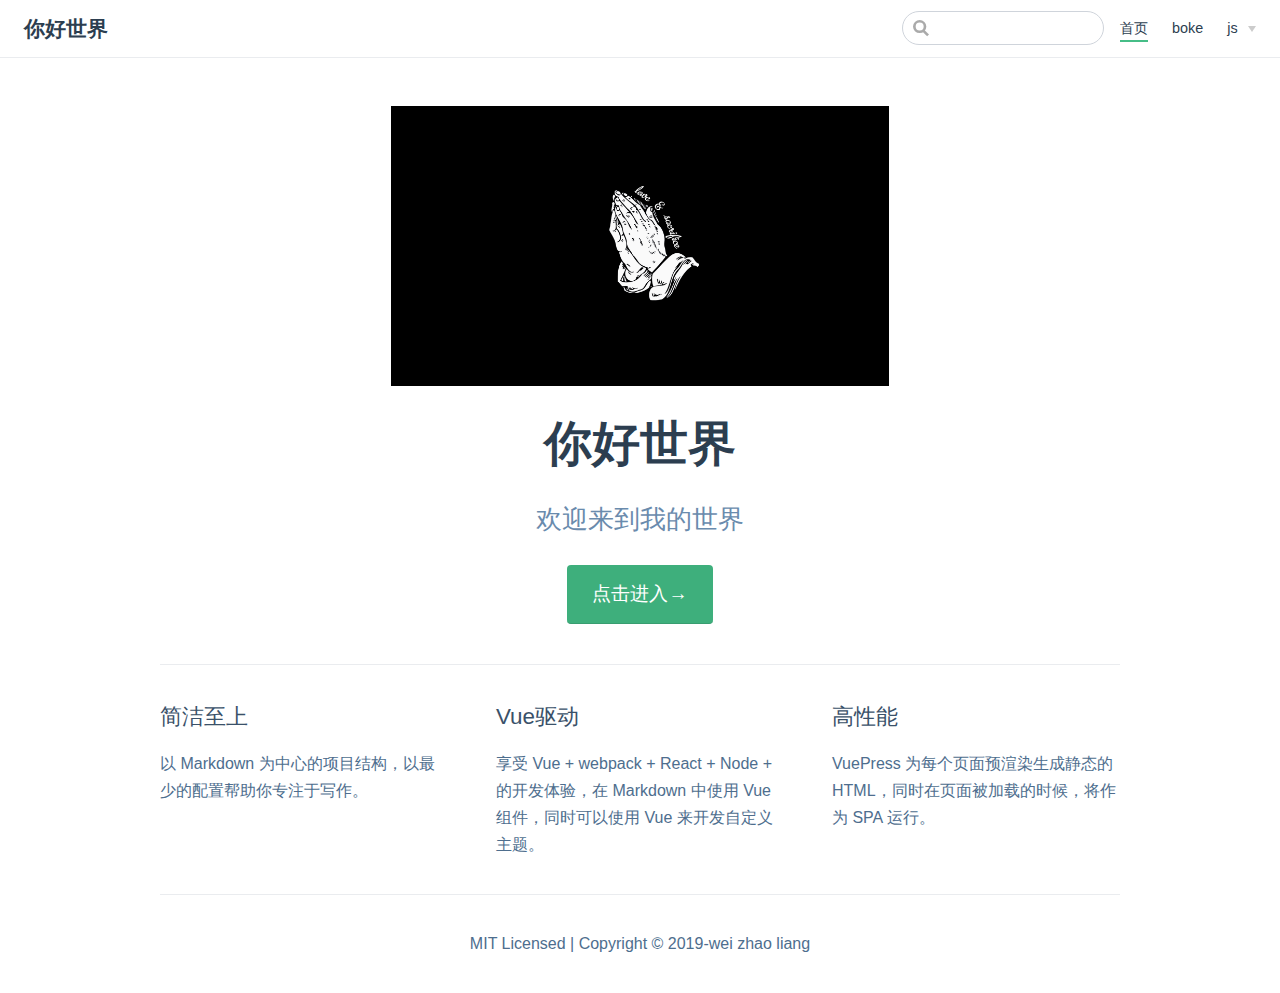
<file: index.html>
<!DOCTYPE html>
<html lang="en-US">
  <head>
    <meta charset="utf-8">
    <meta name="viewport" content="width=device-width,initial-scale=1">
    <title>你好世界</title>
    <meta name="description" content="欢迎来到我的世界">
    
    
    <link rel="preload" href="/assets/css/0.styles.bb70b552.css" as="style"><link rel="preload" href="/assets/js/app.e3992b8b.js" as="script"><link rel="preload" href="/assets/js/2.b1c39144.js" as="script"><link rel="preload" href="/assets/js/5.91ec7db0.js" as="script"><link rel="prefetch" href="/assets/js/10.bedc5e3f.js"><link rel="prefetch" href="/assets/js/11.9b2fad98.js"><link rel="prefetch" href="/assets/js/12.62acbae3.js"><link rel="prefetch" href="/assets/js/3.41709a3a.js"><link rel="prefetch" href="/assets/js/4.9ad267ea.js"><link rel="prefetch" href="/assets/js/6.d6dde13c.js"><link rel="prefetch" href="/assets/js/7.f8c9e2b1.js"><link rel="prefetch" href="/assets/js/8.ef46e4f8.js"><link rel="prefetch" href="/assets/js/9.7f153811.js">
    <link rel="stylesheet" href="/assets/css/0.styles.bb70b552.css">
  </head>
  <body>
    <div id="app" data-server-rendered="true"><div class="theme-container no-sidebar"><header class="navbar"><div class="sidebar-button"><svg xmlns="http://www.w3.org/2000/svg" aria-hidden="true" role="img" viewBox="0 0 448 512" class="icon"><path fill="currentColor" d="M436 124H12c-6.627 0-12-5.373-12-12V80c0-6.627 5.373-12 12-12h424c6.627 0 12 5.373 12 12v32c0 6.627-5.373 12-12 12zm0 160H12c-6.627 0-12-5.373-12-12v-32c0-6.627 5.373-12 12-12h424c6.627 0 12 5.373 12 12v32c0 6.627-5.373 12-12 12zm0 160H12c-6.627 0-12-5.373-12-12v-32c0-6.627 5.373-12 12-12h424c6.627 0 12 5.373 12 12v32c0 6.627-5.373 12-12 12z"></path></svg></div> <a href="/" class="home-link router-link-exact-active router-link-active"><!----> <span class="site-name">你好世界</span></a> <div class="links"><div class="search-box"><input aria-label="Search" autocomplete="off" spellcheck="false" value=""> <!----></div> <nav class="nav-links can-hide"><div class="nav-item"><a href="/" class="nav-link router-link-exact-active router-link-active">首页</a></div><div class="nav-item"><a href="/boke/" class="nav-link">boke</a></div><div class="nav-item"><div class="dropdown-wrapper"><a class="dropdown-title"><span class="title">js</span> <span class="arrow right"></span></a> <ul class="nav-dropdown" style="display:none;"><li class="dropdown-item"><!----> <a href="/js/" class="nav-link">js基础</a></li><li class="dropdown-item"><!----> <a href="/jsg/" class="nav-link">js高级</a></li></ul></div></div> <!----></nav></div></header> <div class="sidebar-mask"></div> <aside class="sidebar"><nav class="nav-links"><div class="nav-item"><a href="/" class="nav-link router-link-exact-active router-link-active">首页</a></div><div class="nav-item"><a href="/boke/" class="nav-link">boke</a></div><div class="nav-item"><div class="dropdown-wrapper"><a class="dropdown-title"><span class="title">js</span> <span class="arrow right"></span></a> <ul class="nav-dropdown" style="display:none;"><li class="dropdown-item"><!----> <a href="/js/" class="nav-link">js基础</a></li><li class="dropdown-item"><!----> <a href="/jsg/" class="nav-link">js高级</a></li></ul></div></div> <!----></nav>  <ul class="sidebar-links"><li><section class="sidebar-group collapsable depth-0"><p class="sidebar-heading open"><span>vue学习</span> <span class="arrow down"></span></p> <ul class="sidebar-links sidebar-group-items"><li><a href="/vuex/" class="sidebar-link">这是 vuex 页面</a></li><li><a href="/props/" class="sidebar-link">这是 props 页面</a></li></ul></section></li></ul> </aside> <main aria-labelledby="main-title" class="home"><header class="hero"><img src="/1.png" alt="hero"> <h1 id="main-title">你好世界</h1> <p class="description">
      欢迎来到我的世界
    </p> <p class="action"><a href="/zh/guide/" class="nav-link action-button">点击进入→</a></p></header> <div class="features"><div class="feature"><h2>简洁至上</h2> <p>以 Markdown 为中心的项目结构，以最少的配置帮助你专注于写作。</p></div><div class="feature"><h2>Vue驱动</h2> <p>享受 Vue + webpack + React + Node + 的开发体验，在 Markdown 中使用 Vue 组件，同时可以使用 Vue 来开发自定义主题。</p></div><div class="feature"><h2>高性能</h2> <p>VuePress 为每个页面预渲染生成静态的 HTML，同时在页面被加载的时候，将作为 SPA 运行。</p></div></div> <div class="theme-default-content custom content__default"></div> <div class="footer">
    MIT Licensed | Copyright © 2019-wei zhao liang
  </div></main></div><div class="global-ui"></div></div>
    <script src="/assets/js/app.e3992b8b.js" defer></script><script src="/assets/js/2.b1c39144.js" defer></script><script src="/assets/js/5.91ec7db0.js" defer></script>
  </body>
</html>
</file>
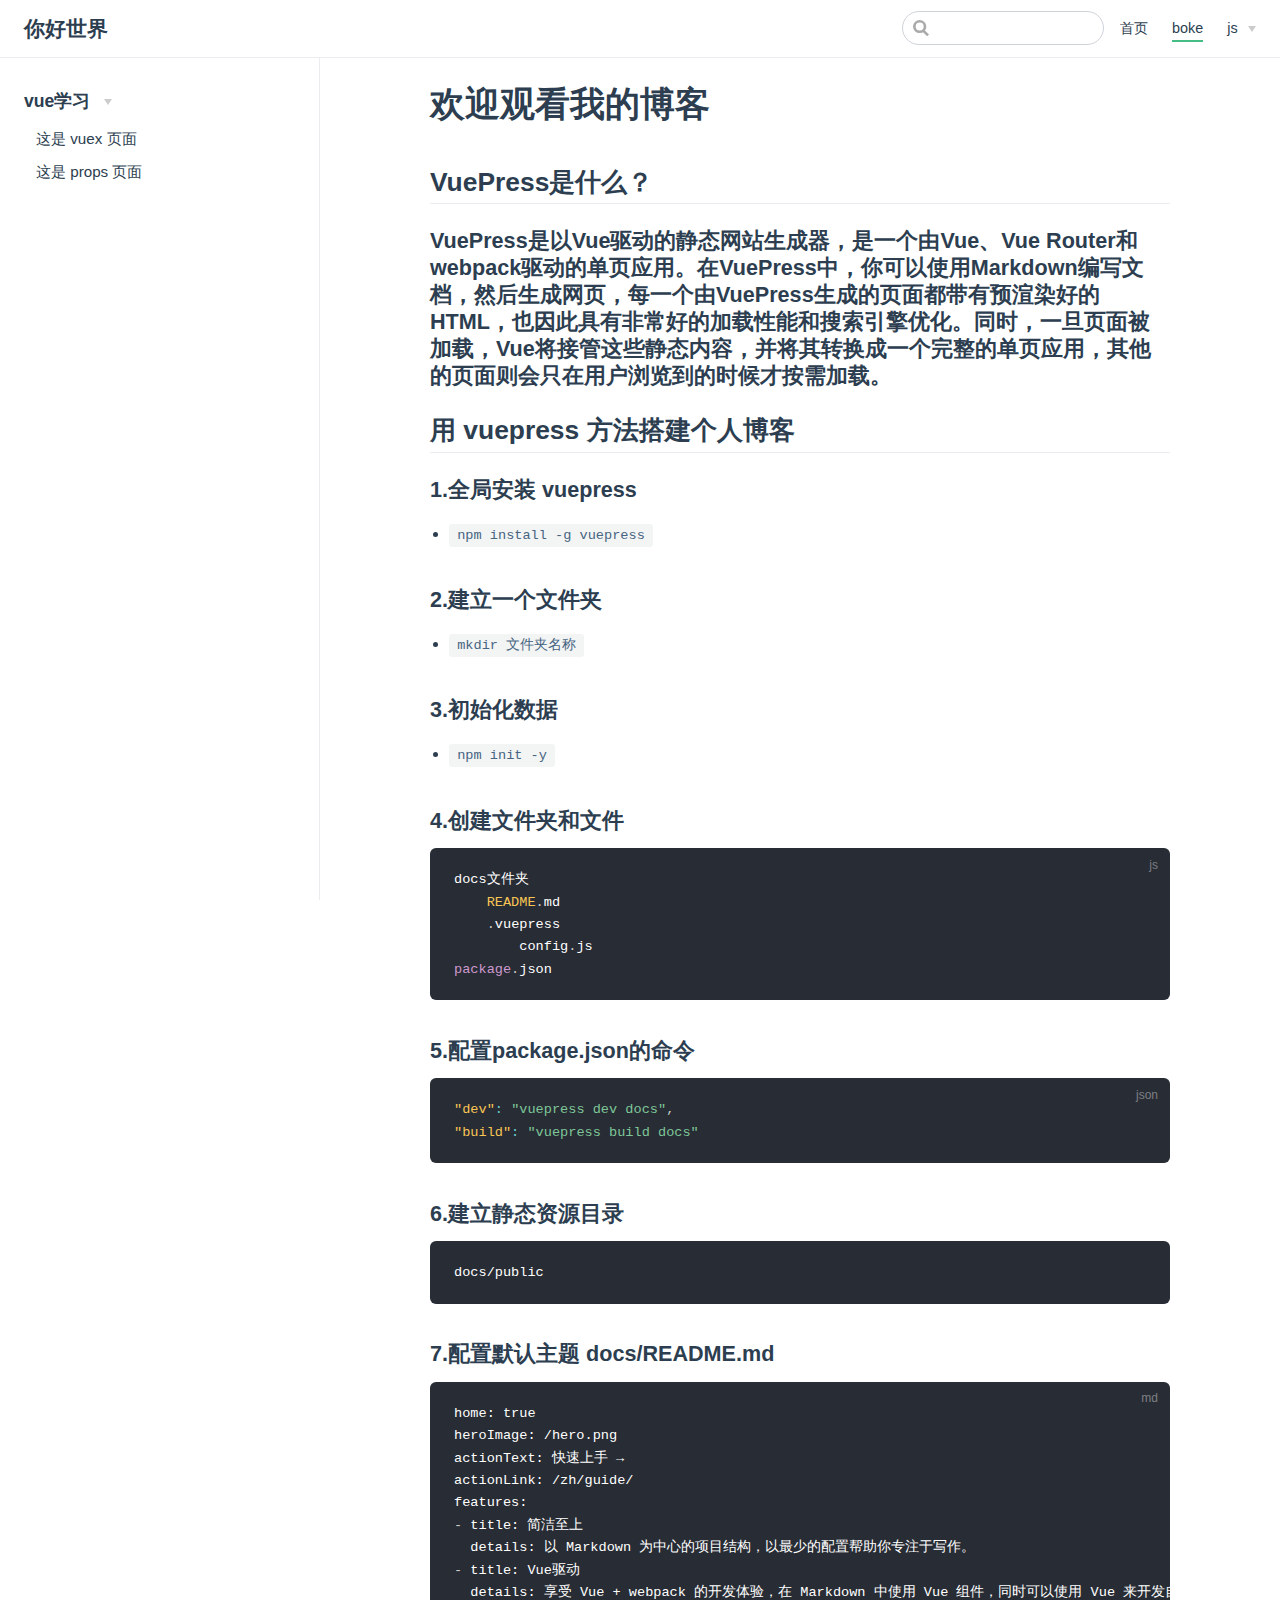
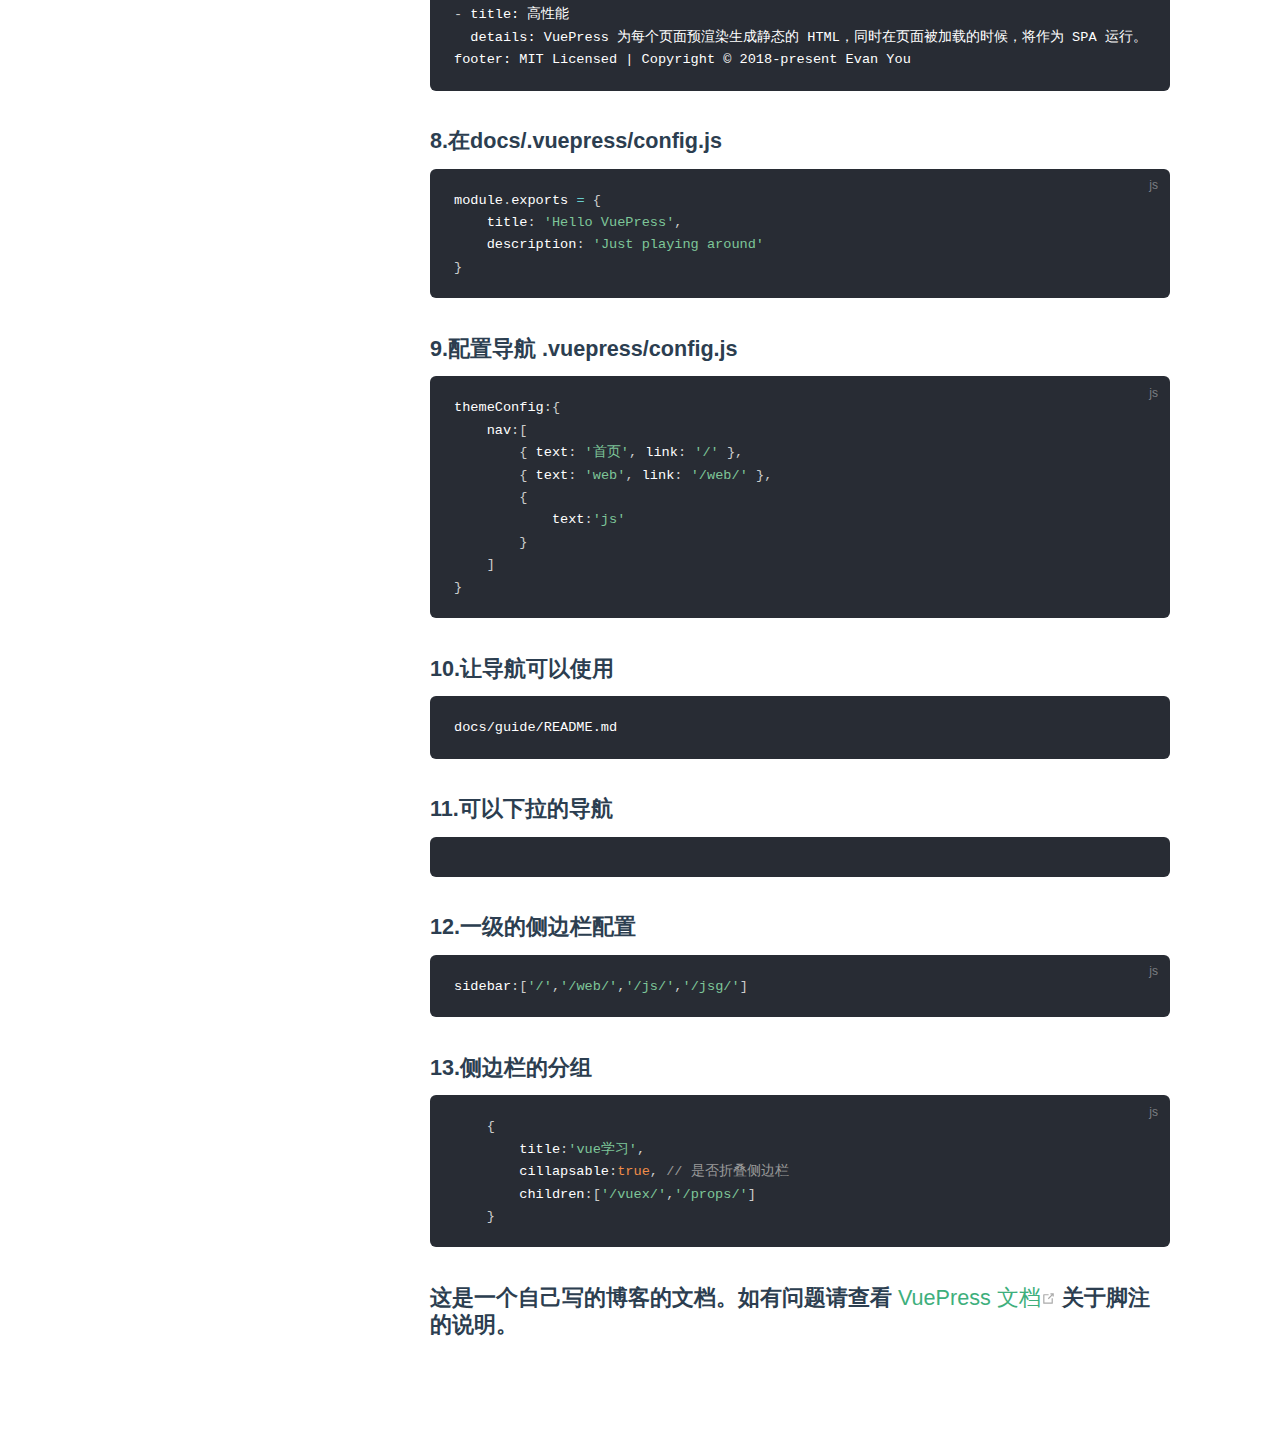
<file: boke/index.html>
<!DOCTYPE html>
<html lang="en-US">
  <head>
    <meta charset="utf-8">
    <meta name="viewport" content="width=device-width,initial-scale=1">
    <title>欢迎观看我的博客 | 你好世界</title>
    <meta name="description" content="欢迎来到我的世界">
    
    
    <link rel="preload" href="/assets/css/0.styles.bb70b552.css" as="style"><link rel="preload" href="/assets/js/app.e3992b8b.js" as="script"><link rel="preload" href="/assets/js/2.b1c39144.js" as="script"><link rel="preload" href="/assets/js/6.d6dde13c.js" as="script"><link rel="prefetch" href="/assets/js/10.bedc5e3f.js"><link rel="prefetch" href="/assets/js/11.9b2fad98.js"><link rel="prefetch" href="/assets/js/12.62acbae3.js"><link rel="prefetch" href="/assets/js/3.41709a3a.js"><link rel="prefetch" href="/assets/js/4.9ad267ea.js"><link rel="prefetch" href="/assets/js/5.91ec7db0.js"><link rel="prefetch" href="/assets/js/7.f8c9e2b1.js"><link rel="prefetch" href="/assets/js/8.ef46e4f8.js"><link rel="prefetch" href="/assets/js/9.7f153811.js">
    <link rel="stylesheet" href="/assets/css/0.styles.bb70b552.css">
  </head>
  <body>
    <div id="app" data-server-rendered="true"><div class="theme-container"><header class="navbar"><div class="sidebar-button"><svg xmlns="http://www.w3.org/2000/svg" aria-hidden="true" role="img" viewBox="0 0 448 512" class="icon"><path fill="currentColor" d="M436 124H12c-6.627 0-12-5.373-12-12V80c0-6.627 5.373-12 12-12h424c6.627 0 12 5.373 12 12v32c0 6.627-5.373 12-12 12zm0 160H12c-6.627 0-12-5.373-12-12v-32c0-6.627 5.373-12 12-12h424c6.627 0 12 5.373 12 12v32c0 6.627-5.373 12-12 12zm0 160H12c-6.627 0-12-5.373-12-12v-32c0-6.627 5.373-12 12-12h424c6.627 0 12 5.373 12 12v32c0 6.627-5.373 12-12 12z"></path></svg></div> <a href="/" class="home-link router-link-active"><!----> <span class="site-name">你好世界</span></a> <div class="links"><div class="search-box"><input aria-label="Search" autocomplete="off" spellcheck="false" value=""> <!----></div> <nav class="nav-links can-hide"><div class="nav-item"><a href="/" class="nav-link">首页</a></div><div class="nav-item"><a href="/boke/" class="nav-link router-link-exact-active router-link-active">boke</a></div><div class="nav-item"><div class="dropdown-wrapper"><a class="dropdown-title"><span class="title">js</span> <span class="arrow right"></span></a> <ul class="nav-dropdown" style="display:none;"><li class="dropdown-item"><!----> <a href="/js/" class="nav-link">js基础</a></li><li class="dropdown-item"><!----> <a href="/jsg/" class="nav-link">js高级</a></li></ul></div></div> <!----></nav></div></header> <div class="sidebar-mask"></div> <aside class="sidebar"><nav class="nav-links"><div class="nav-item"><a href="/" class="nav-link">首页</a></div><div class="nav-item"><a href="/boke/" class="nav-link router-link-exact-active router-link-active">boke</a></div><div class="nav-item"><div class="dropdown-wrapper"><a class="dropdown-title"><span class="title">js</span> <span class="arrow right"></span></a> <ul class="nav-dropdown" style="display:none;"><li class="dropdown-item"><!----> <a href="/js/" class="nav-link">js基础</a></li><li class="dropdown-item"><!----> <a href="/jsg/" class="nav-link">js高级</a></li></ul></div></div> <!----></nav>  <ul class="sidebar-links"><li><section class="sidebar-group collapsable depth-0"><p class="sidebar-heading open"><span>vue学习</span> <span class="arrow down"></span></p> <ul class="sidebar-links sidebar-group-items"><li><a href="/vuex/" class="sidebar-link">这是 vuex 页面</a></li><li><a href="/props/" class="sidebar-link">这是 props 页面</a></li></ul></section></li></ul> </aside> <main class="page"> <div class="theme-default-content content__default"><h1 id="欢迎观看我的博客"><a href="#欢迎观看我的博客" aria-hidden="true" class="header-anchor">#</a> 欢迎观看我的博客</h1> <h2 id="vuepress是什么？"><a href="#vuepress是什么？" aria-hidden="true" class="header-anchor">#</a> VuePress是什么？</h2> <h3 id="vuepress是以vue驱动的静态网站生成器，是一个由vue、vue-router和webpack驱动的单页应用。在vuepress中，你可以使用markdown编写文档，然后生成网页，每一个由vuepress生成的页面都带有预渲染好的html，也因此具有非常好的加载性能和搜索引擎优化。同时，一旦页面被加载，vue将接管这些静态内容，并将其转换成一个完整的单页应用，其他的页面则会只在用户浏览到的时候才按需加载。"><a href="#vuepress是以vue驱动的静态网站生成器，是一个由vue、vue-router和webpack驱动的单页应用。在vuepress中，你可以使用markdown编写文档，然后生成网页，每一个由vuepress生成的页面都带有预渲染好的html，也因此具有非常好的加载性能和搜索引擎优化。同时，一旦页面被加载，vue将接管这些静态内容，并将其转换成一个完整的单页应用，其他的页面则会只在用户浏览到的时候才按需加载。" aria-hidden="true" class="header-anchor">#</a> VuePress是以Vue驱动的静态网站生成器，是一个由Vue、Vue Router和webpack驱动的单页应用。在VuePress中，你可以使用Markdown编写文档，然后生成网页，每一个由VuePress生成的页面都带有预渲染好的HTML，也因此具有非常好的加载性能和搜索引擎优化。同时，一旦页面被加载，Vue将接管这些静态内容，并将其转换成一个完整的单页应用，其他的页面则会只在用户浏览到的时候才按需加载。</h3> <h2 id="用-vuepress-方法搭建个人博客"><a href="#用-vuepress-方法搭建个人博客" aria-hidden="true" class="header-anchor">#</a> 用 vuepress 方法搭建个人博客</h2> <h3 id="_1-全局安装-vuepress"><a href="#_1-全局安装-vuepress" aria-hidden="true" class="header-anchor">#</a> 1.全局安装 vuepress</h3> <ul><li><code>npm install -g vuepress</code></li></ul> <h3 id="_2-建立一个文件夹"><a href="#_2-建立一个文件夹" aria-hidden="true" class="header-anchor">#</a> 2.建立一个文件夹</h3> <ul><li><code>mkdir 文件夹名称</code></li></ul> <h3 id="_3-初始化数据"><a href="#_3-初始化数据" aria-hidden="true" class="header-anchor">#</a> 3.初始化数据</h3> <ul><li><code>npm init -y</code></li></ul> <h3 id="_4-创建文件夹和文件"><a href="#_4-创建文件夹和文件" aria-hidden="true" class="header-anchor">#</a> 4.创建文件夹和文件</h3> <div class="language-js extra-class"><pre class="language-js"><code>docs文件夹
    <span class="token constant">README</span><span class="token punctuation">.</span>md
    <span class="token punctuation">.</span>vuepress
        config<span class="token punctuation">.</span>js
<span class="token keyword">package</span><span class="token punctuation">.</span>json
</code></pre></div><h3 id="_5-配置package-json的命令"><a href="#_5-配置package-json的命令" aria-hidden="true" class="header-anchor">#</a> 5.配置package.json的命令</h3> <div class="language-json extra-class"><pre class="language-json"><code><span class="token property">&quot;dev&quot;</span><span class="token operator">:</span> <span class="token string">&quot;vuepress dev docs&quot;</span><span class="token punctuation">,</span>
<span class="token property">&quot;build&quot;</span><span class="token operator">:</span> <span class="token string">&quot;vuepress build docs&quot;</span>
</code></pre></div><h3 id="_6-建立静态资源目录"><a href="#_6-建立静态资源目录" aria-hidden="true" class="header-anchor">#</a> 6.建立静态资源目录</h3> <div class="language- extra-class"><pre class="language-text"><code>docs/public
</code></pre></div><h3 id="_7-配置默认主题-docs-readme-md"><a href="#_7-配置默认主题-docs-readme-md" aria-hidden="true" class="header-anchor">#</a> 7.配置默认主题 docs/README.md</h3> <div class="language-md extra-class"><pre class="language-md"><code>home: true
heroImage: /hero.png
actionText: 快速上手 →
actionLink: /zh/guide/
features:
<span class="token list punctuation">-</span> title: 简洁至上
  details: 以 Markdown 为中心的项目结构，以最少的配置帮助你专注于写作。
<span class="token list punctuation">-</span> title: Vue驱动
  details: 享受 Vue + webpack 的开发体验，在 Markdown 中使用 Vue 组件，同时可以使用 Vue 来开发自定义主题。
<span class="token list punctuation">-</span> title: 高性能
  details: VuePress 为每个页面预渲染生成静态的 HTML，同时在页面被加载的时候，将作为 SPA 运行。
footer: MIT Licensed | Copyright © 2018-present Evan You
</code></pre></div><h3 id="_8-在docs-vuepress-config-js"><a href="#_8-在docs-vuepress-config-js" aria-hidden="true" class="header-anchor">#</a> 8.在docs/.vuepress/config.js</h3> <div class="language-js extra-class"><pre class="language-js"><code>module<span class="token punctuation">.</span>exports <span class="token operator">=</span> <span class="token punctuation">{</span>
    title<span class="token punctuation">:</span> <span class="token string">'Hello VuePress'</span><span class="token punctuation">,</span>
    description<span class="token punctuation">:</span> <span class="token string">'Just playing around'</span>
<span class="token punctuation">}</span>
</code></pre></div><h3 id="_9-配置导航-vuepress-config-js"><a href="#_9-配置导航-vuepress-config-js" aria-hidden="true" class="header-anchor">#</a> 9.配置导航 .vuepress/config.js</h3> <div class="language-js extra-class"><pre class="language-js"><code>themeConfig<span class="token punctuation">:</span><span class="token punctuation">{</span>
    nav<span class="token punctuation">:</span><span class="token punctuation">[</span>
        <span class="token punctuation">{</span> text<span class="token punctuation">:</span> <span class="token string">'首页'</span><span class="token punctuation">,</span> link<span class="token punctuation">:</span> <span class="token string">'/'</span> <span class="token punctuation">}</span><span class="token punctuation">,</span>
        <span class="token punctuation">{</span> text<span class="token punctuation">:</span> <span class="token string">'web'</span><span class="token punctuation">,</span> link<span class="token punctuation">:</span> <span class="token string">'/web/'</span> <span class="token punctuation">}</span><span class="token punctuation">,</span>
        <span class="token punctuation">{</span>
            text<span class="token punctuation">:</span><span class="token string">'js'</span>
        <span class="token punctuation">}</span>
    <span class="token punctuation">]</span>
<span class="token punctuation">}</span>
</code></pre></div><h3 id="_10-让导航可以使用"><a href="#_10-让导航可以使用" aria-hidden="true" class="header-anchor">#</a> 10.让导航可以使用</h3> <div class="language- extra-class"><pre class="language-text"><code>docs/guide/README.md
</code></pre></div><h3 id="_11-可以下拉的导航"><a href="#_11-可以下拉的导航" aria-hidden="true" class="header-anchor">#</a> 11.可以下拉的导航</h3> <div class="language- extra-class"><pre class="language-text"><code></code></pre></div><h3 id="_12-一级的侧边栏配置"><a href="#_12-一级的侧边栏配置" aria-hidden="true" class="header-anchor">#</a> 12.一级的侧边栏配置</h3> <div class="language-js extra-class"><pre class="language-js"><code>sidebar<span class="token punctuation">:</span><span class="token punctuation">[</span><span class="token string">'/'</span><span class="token punctuation">,</span><span class="token string">'/web/'</span><span class="token punctuation">,</span><span class="token string">'/js/'</span><span class="token punctuation">,</span><span class="token string">'/jsg/'</span><span class="token punctuation">]</span>
</code></pre></div><h3 id="_13-侧边栏的分组"><a href="#_13-侧边栏的分组" aria-hidden="true" class="header-anchor">#</a> 13.侧边栏的分组</h3> <div class="language-js extra-class"><pre class="language-js"><code>    <span class="token punctuation">{</span>
        title<span class="token punctuation">:</span><span class="token string">'vue学习'</span><span class="token punctuation">,</span>
        cillapsable<span class="token punctuation">:</span><span class="token boolean">true</span><span class="token punctuation">,</span> <span class="token comment">// 是否折叠侧边栏</span>
        children<span class="token punctuation">:</span><span class="token punctuation">[</span><span class="token string">'/vuex/'</span><span class="token punctuation">,</span><span class="token string">'/props/'</span><span class="token punctuation">]</span>
    <span class="token punctuation">}</span>
</code></pre></div><h3 id="这是一个自己写的博客的文档。如有问题请查看-vuepress-文档-关于脚注的说明。"><a href="#这是一个自己写的博客的文档。如有问题请查看-vuepress-文档-关于脚注的说明。" aria-hidden="true" class="header-anchor">#</a> 这是一个自己写的博客的文档。如有问题请查看 <a href="https://vuepress.vuejs.org/zh/" target="_blank" rel="noopener noreferrer">VuePress 文档<svg xmlns="http://www.w3.org/2000/svg" aria-hidden="true" x="0px" y="0px" viewBox="0 0 100 100" width="15" height="15" class="icon outbound"><path fill="currentColor" d="M18.8,85.1h56l0,0c2.2,0,4-1.8,4-4v-32h-8v28h-48v-48h28v-8h-32l0,0c-2.2,0-4,1.8-4,4v56C14.8,83.3,16.6,85.1,18.8,85.1z"></path> <polygon fill="currentColor" points="45.7,48.7 51.3,54.3 77.2,28.5 77.2,37.2 85.2,37.2 85.2,14.9 62.8,14.9 62.8,22.9 71.5,22.9"></polygon></svg></a> 关于脚注的说明。</h3></div> <footer class="page-edit"><!----> <!----></footer> <!----> </main></div><div class="global-ui"></div></div>
    <script src="/assets/js/app.e3992b8b.js" defer></script><script src="/assets/js/2.b1c39144.js" defer></script><script src="/assets/js/6.d6dde13c.js" defer></script>
  </body>
</html>
</file>
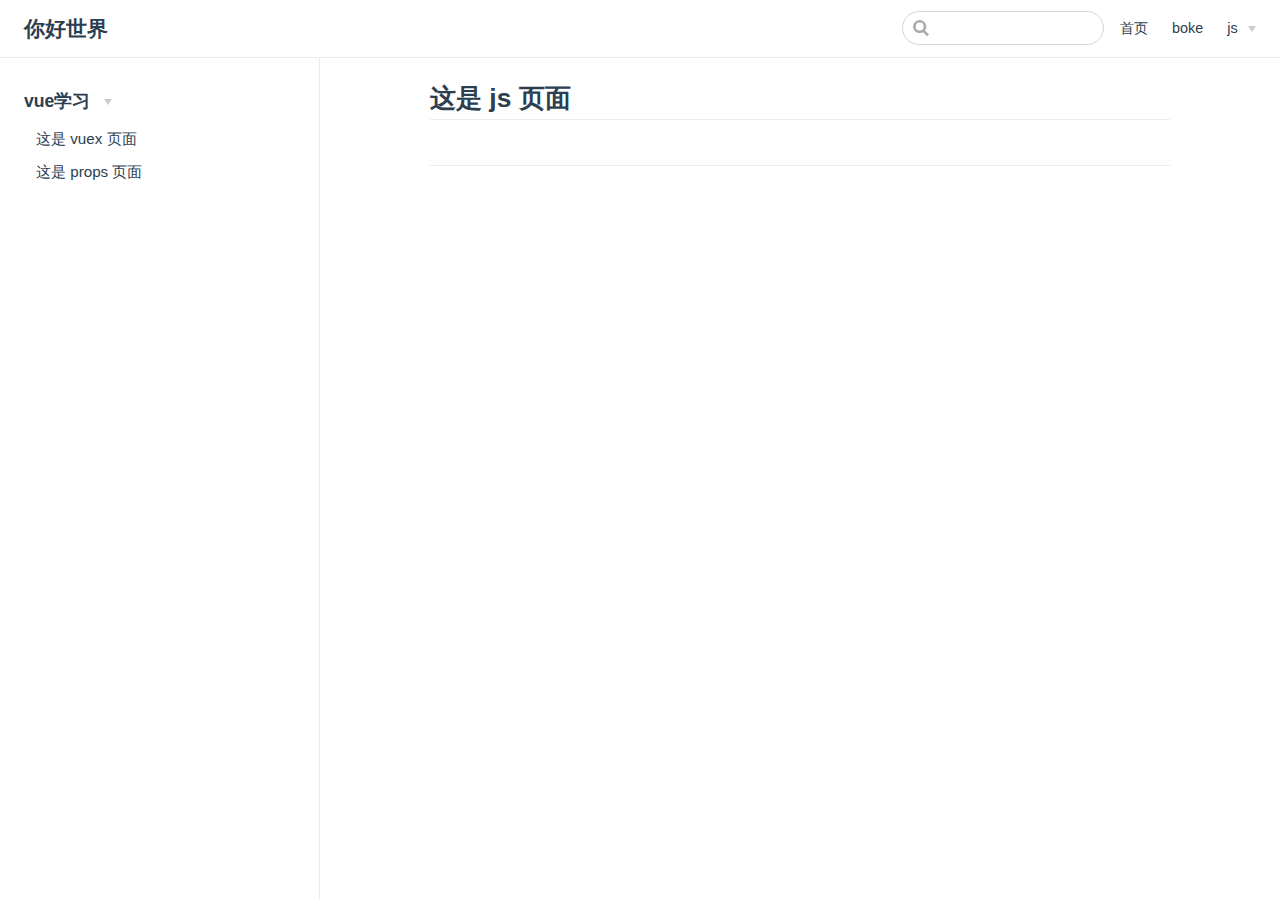
<file: js/index.html>
<!DOCTYPE html>
<html lang="en-US">
  <head>
    <meta charset="utf-8">
    <meta name="viewport" content="width=device-width,initial-scale=1">
    <title>这是 js 页面 | 你好世界</title>
    <meta name="description" content="欢迎来到我的世界">
    
    
    <link rel="preload" href="/assets/css/0.styles.bb70b552.css" as="style"><link rel="preload" href="/assets/js/app.e3992b8b.js" as="script"><link rel="preload" href="/assets/js/2.b1c39144.js" as="script"><link rel="preload" href="/assets/js/7.f8c9e2b1.js" as="script"><link rel="prefetch" href="/assets/js/10.bedc5e3f.js"><link rel="prefetch" href="/assets/js/11.9b2fad98.js"><link rel="prefetch" href="/assets/js/12.62acbae3.js"><link rel="prefetch" href="/assets/js/3.41709a3a.js"><link rel="prefetch" href="/assets/js/4.9ad267ea.js"><link rel="prefetch" href="/assets/js/5.91ec7db0.js"><link rel="prefetch" href="/assets/js/6.d6dde13c.js"><link rel="prefetch" href="/assets/js/8.ef46e4f8.js"><link rel="prefetch" href="/assets/js/9.7f153811.js">
    <link rel="stylesheet" href="/assets/css/0.styles.bb70b552.css">
  </head>
  <body>
    <div id="app" data-server-rendered="true"><div class="theme-container"><header class="navbar"><div class="sidebar-button"><svg xmlns="http://www.w3.org/2000/svg" aria-hidden="true" role="img" viewBox="0 0 448 512" class="icon"><path fill="currentColor" d="M436 124H12c-6.627 0-12-5.373-12-12V80c0-6.627 5.373-12 12-12h424c6.627 0 12 5.373 12 12v32c0 6.627-5.373 12-12 12zm0 160H12c-6.627 0-12-5.373-12-12v-32c0-6.627 5.373-12 12-12h424c6.627 0 12 5.373 12 12v32c0 6.627-5.373 12-12 12zm0 160H12c-6.627 0-12-5.373-12-12v-32c0-6.627 5.373-12 12-12h424c6.627 0 12 5.373 12 12v32c0 6.627-5.373 12-12 12z"></path></svg></div> <a href="/" class="home-link router-link-active"><!----> <span class="site-name">你好世界</span></a> <div class="links"><div class="search-box"><input aria-label="Search" autocomplete="off" spellcheck="false" value=""> <!----></div> <nav class="nav-links can-hide"><div class="nav-item"><a href="/" class="nav-link">首页</a></div><div class="nav-item"><a href="/boke/" class="nav-link">boke</a></div><div class="nav-item"><div class="dropdown-wrapper"><a class="dropdown-title"><span class="title">js</span> <span class="arrow right"></span></a> <ul class="nav-dropdown" style="display:none;"><li class="dropdown-item"><!----> <a href="/js/" class="nav-link router-link-exact-active router-link-active">js基础</a></li><li class="dropdown-item"><!----> <a href="/jsg/" class="nav-link">js高级</a></li></ul></div></div> <!----></nav></div></header> <div class="sidebar-mask"></div> <aside class="sidebar"><nav class="nav-links"><div class="nav-item"><a href="/" class="nav-link">首页</a></div><div class="nav-item"><a href="/boke/" class="nav-link">boke</a></div><div class="nav-item"><div class="dropdown-wrapper"><a class="dropdown-title"><span class="title">js</span> <span class="arrow right"></span></a> <ul class="nav-dropdown" style="display:none;"><li class="dropdown-item"><!----> <a href="/js/" class="nav-link router-link-exact-active router-link-active">js基础</a></li><li class="dropdown-item"><!----> <a href="/jsg/" class="nav-link">js高级</a></li></ul></div></div> <!----></nav>  <ul class="sidebar-links"><li><section class="sidebar-group collapsable depth-0"><p class="sidebar-heading open"><span>vue学习</span> <span class="arrow down"></span></p> <ul class="sidebar-links sidebar-group-items"><li><a href="/vuex/" class="sidebar-link">这是 vuex 页面</a></li><li><a href="/props/" class="sidebar-link">这是 props 页面</a></li></ul></section></li></ul> </aside> <main class="page"> <div class="theme-default-content content__default"><h2 id="这是-js-页面"><a href="#这是-js-页面" aria-hidden="true" class="header-anchor">#</a> 这是 js 页面</h2> <h2 id=""><a href="#" aria-hidden="true" class="header-anchor">#</a></h2></div> <footer class="page-edit"><!----> <!----></footer> <!----> </main></div><div class="global-ui"></div></div>
    <script src="/assets/js/app.e3992b8b.js" defer></script><script src="/assets/js/2.b1c39144.js" defer></script><script src="/assets/js/7.f8c9e2b1.js" defer></script>
  </body>
</html>
</file>
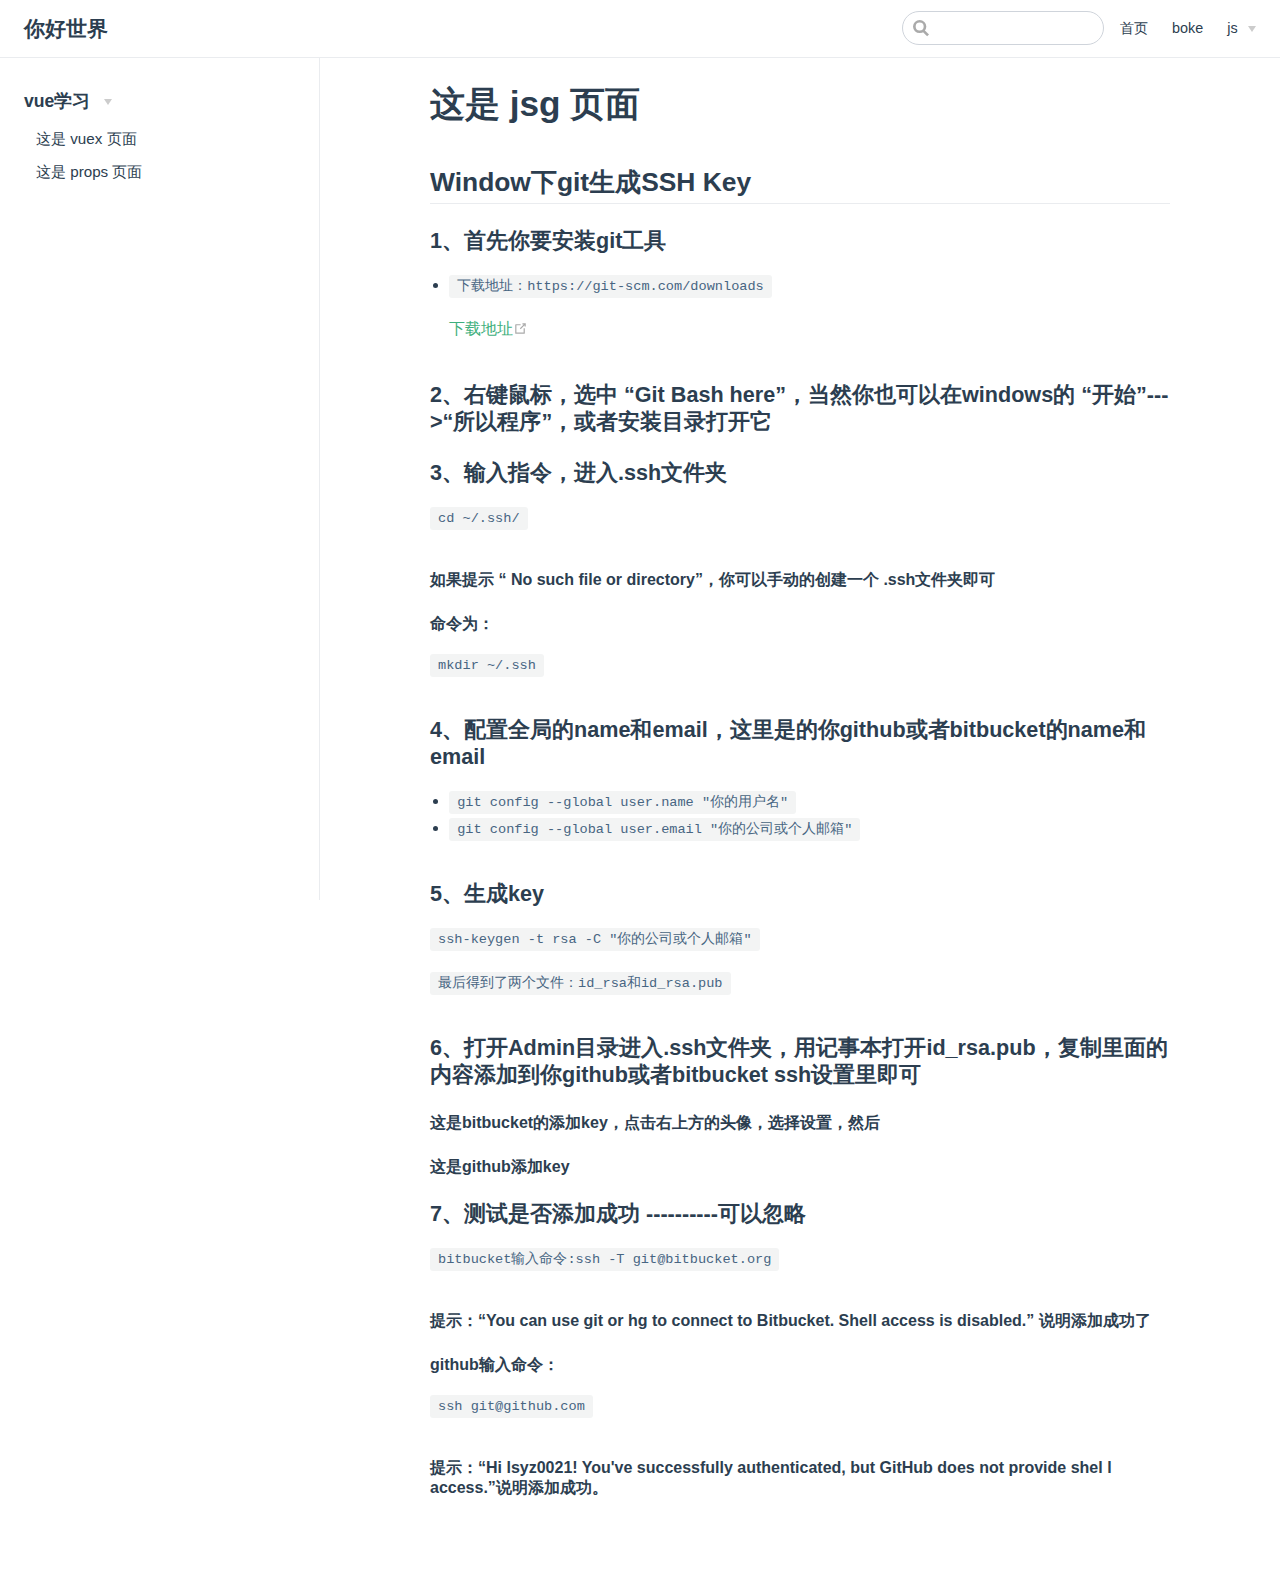
<file: jsg/index.html>
<!DOCTYPE html>
<html lang="en-US">
  <head>
    <meta charset="utf-8">
    <meta name="viewport" content="width=device-width,initial-scale=1">
    <title>这是 jsg 页面 | 你好世界</title>
    <meta name="description" content="欢迎来到我的世界">
    
    
    <link rel="preload" href="/assets/css/0.styles.bb70b552.css" as="style"><link rel="preload" href="/assets/js/app.e3992b8b.js" as="script"><link rel="preload" href="/assets/js/2.b1c39144.js" as="script"><link rel="preload" href="/assets/js/8.ef46e4f8.js" as="script"><link rel="prefetch" href="/assets/js/10.bedc5e3f.js"><link rel="prefetch" href="/assets/js/11.9b2fad98.js"><link rel="prefetch" href="/assets/js/12.62acbae3.js"><link rel="prefetch" href="/assets/js/3.41709a3a.js"><link rel="prefetch" href="/assets/js/4.9ad267ea.js"><link rel="prefetch" href="/assets/js/5.91ec7db0.js"><link rel="prefetch" href="/assets/js/6.d6dde13c.js"><link rel="prefetch" href="/assets/js/7.f8c9e2b1.js"><link rel="prefetch" href="/assets/js/9.7f153811.js">
    <link rel="stylesheet" href="/assets/css/0.styles.bb70b552.css">
  </head>
  <body>
    <div id="app" data-server-rendered="true"><div class="theme-container"><header class="navbar"><div class="sidebar-button"><svg xmlns="http://www.w3.org/2000/svg" aria-hidden="true" role="img" viewBox="0 0 448 512" class="icon"><path fill="currentColor" d="M436 124H12c-6.627 0-12-5.373-12-12V80c0-6.627 5.373-12 12-12h424c6.627 0 12 5.373 12 12v32c0 6.627-5.373 12-12 12zm0 160H12c-6.627 0-12-5.373-12-12v-32c0-6.627 5.373-12 12-12h424c6.627 0 12 5.373 12 12v32c0 6.627-5.373 12-12 12zm0 160H12c-6.627 0-12-5.373-12-12v-32c0-6.627 5.373-12 12-12h424c6.627 0 12 5.373 12 12v32c0 6.627-5.373 12-12 12z"></path></svg></div> <a href="/" class="home-link router-link-active"><!----> <span class="site-name">你好世界</span></a> <div class="links"><div class="search-box"><input aria-label="Search" autocomplete="off" spellcheck="false" value=""> <!----></div> <nav class="nav-links can-hide"><div class="nav-item"><a href="/" class="nav-link">首页</a></div><div class="nav-item"><a href="/boke/" class="nav-link">boke</a></div><div class="nav-item"><div class="dropdown-wrapper"><a class="dropdown-title"><span class="title">js</span> <span class="arrow right"></span></a> <ul class="nav-dropdown" style="display:none;"><li class="dropdown-item"><!----> <a href="/js/" class="nav-link">js基础</a></li><li class="dropdown-item"><!----> <a href="/jsg/" class="nav-link router-link-exact-active router-link-active">js高级</a></li></ul></div></div> <!----></nav></div></header> <div class="sidebar-mask"></div> <aside class="sidebar"><nav class="nav-links"><div class="nav-item"><a href="/" class="nav-link">首页</a></div><div class="nav-item"><a href="/boke/" class="nav-link">boke</a></div><div class="nav-item"><div class="dropdown-wrapper"><a class="dropdown-title"><span class="title">js</span> <span class="arrow right"></span></a> <ul class="nav-dropdown" style="display:none;"><li class="dropdown-item"><!----> <a href="/js/" class="nav-link">js基础</a></li><li class="dropdown-item"><!----> <a href="/jsg/" class="nav-link router-link-exact-active router-link-active">js高级</a></li></ul></div></div> <!----></nav>  <ul class="sidebar-links"><li><section class="sidebar-group collapsable depth-0"><p class="sidebar-heading open"><span>vue学习</span> <span class="arrow down"></span></p> <ul class="sidebar-links sidebar-group-items"><li><a href="/vuex/" class="sidebar-link">这是 vuex 页面</a></li><li><a href="/props/" class="sidebar-link">这是 props 页面</a></li></ul></section></li></ul> </aside> <main class="page"> <div class="theme-default-content content__default"><h1 id="这是-jsg-页面"><a href="#这是-jsg-页面" aria-hidden="true" class="header-anchor">#</a> 这是 jsg 页面</h1> <h2 id="window下git生成ssh-key"><a href="#window下git生成ssh-key" aria-hidden="true" class="header-anchor">#</a> Window下git生成SSH Key</h2> <h3 id="_1、首先你要安装git工具"><a href="#_1、首先你要安装git工具" aria-hidden="true" class="header-anchor">#</a> 1、首先你要安装git工具</h3> <ul><li><p><code>下载地址：https://git-scm.com/downloads</code></p> <p><a href="https://git-scm.com/downloads" target="_blank" rel="noopener noreferrer">下载地址<svg xmlns="http://www.w3.org/2000/svg" aria-hidden="true" x="0px" y="0px" viewBox="0 0 100 100" width="15" height="15" class="icon outbound"><path fill="currentColor" d="M18.8,85.1h56l0,0c2.2,0,4-1.8,4-4v-32h-8v28h-48v-48h28v-8h-32l0,0c-2.2,0-4,1.8-4,4v56C14.8,83.3,16.6,85.1,18.8,85.1z"></path> <polygon fill="currentColor" points="45.7,48.7 51.3,54.3 77.2,28.5 77.2,37.2 85.2,37.2 85.2,14.9 62.8,14.9 62.8,22.9 71.5,22.9"></polygon></svg></a></p></li></ul> <h3 id="_2、右键鼠标，选中-“git-bash-here”，当然你也可以在windows的-“开始”-“所以程序”，或者安装目录打开它"><a href="#_2、右键鼠标，选中-“git-bash-here”，当然你也可以在windows的-“开始”-“所以程序”，或者安装目录打开它" aria-hidden="true" class="header-anchor">#</a> 2、右键鼠标，选中 “Git Bash here”，当然你也可以在windows的 “开始”---&gt;“所以程序”，或者安装目录打开它</h3> <h3 id="_3、输入指令，进入-ssh文件夹"><a href="#_3、输入指令，进入-ssh文件夹" aria-hidden="true" class="header-anchor">#</a> 3、输入指令，进入.ssh文件夹</h3> <p><code>cd ~/.ssh/</code></p> <h4 id="如果提示-“-no-such-file-or-directory”，你可以手动的创建一个-ssh文件夹即可"><a href="#如果提示-“-no-such-file-or-directory”，你可以手动的创建一个-ssh文件夹即可" aria-hidden="true" class="header-anchor">#</a> 如果提示 “ No such file or directory”，你可以手动的创建一个 .ssh文件夹即可</h4> <h4 id="命令为："><a href="#命令为：" aria-hidden="true" class="header-anchor">#</a> 命令为：</h4> <p><code>mkdir ~/.ssh</code></p> <h3 id="_4、配置全局的name和email，这里是的你github或者bitbucket的name和email"><a href="#_4、配置全局的name和email，这里是的你github或者bitbucket的name和email" aria-hidden="true" class="header-anchor">#</a> 4、配置全局的name和email，这里是的你github或者bitbucket的name和email</h3> <ul><li><code>git config --global user.name &quot;你的用户名&quot;</code></li> <li><code>git config --global user.email &quot;你的公司或个人邮箱&quot;</code></li></ul> <h3 id="_5、生成key"><a href="#_5、生成key" aria-hidden="true" class="header-anchor">#</a> 5、生成key</h3> <p><code>ssh-keygen -t rsa -C &quot;你的公司或个人邮箱&quot;</code></p> <p><code>最后得到了两个文件：id_rsa和id_rsa.pub</code></p> <h3 id="_6、打开admin目录进入-ssh文件夹，用记事本打开id-rsa-pub，复制里面的内容添加到你github或者bitbucket-ssh设置里即可"><a href="#_6、打开admin目录进入-ssh文件夹，用记事本打开id-rsa-pub，复制里面的内容添加到你github或者bitbucket-ssh设置里即可" aria-hidden="true" class="header-anchor">#</a> 6、打开Admin目录进入.ssh文件夹，用记事本打开id_rsa.pub，复制里面的内容添加到你github或者bitbucket ssh设置里即可</h3> <h4 id="这是bitbucket的添加key，点击右上方的头像，选择设置，然后"><a href="#这是bitbucket的添加key，点击右上方的头像，选择设置，然后" aria-hidden="true" class="header-anchor">#</a> 这是bitbucket的添加key，点击右上方的头像，选择设置，然后</h4> <h4 id="这是github添加key"><a href="#这是github添加key" aria-hidden="true" class="header-anchor">#</a> 这是github添加key</h4> <h3 id="_7、测试是否添加成功-可以忽略"><a href="#_7、测试是否添加成功-可以忽略" aria-hidden="true" class="header-anchor">#</a> 7、测试是否添加成功 ----------可以忽略</h3> <p><code>bitbucket输入命令:ssh -T git@bitbucket.org</code></p> <h4 id="提示：“you-can-use-git-or-hg-to-connect-to-bitbucket-shell-access-is-disabled-”-说明添加成功了"><a href="#提示：“you-can-use-git-or-hg-to-connect-to-bitbucket-shell-access-is-disabled-”-说明添加成功了" aria-hidden="true" class="header-anchor">#</a> 提示：“You can use git or hg to connect to Bitbucket. Shell access is disabled.” 说明添加成功了</h4> <h4 id="github输入命令："><a href="#github输入命令：" aria-hidden="true" class="header-anchor">#</a> github输入命令：</h4> <p><code>ssh git@github.com</code></p> <h4 id="提示：“hi-lsyz0021-you-ve-successfully-authenticated-but-github-does-not-provide-shel-l-access-”说明添加成功。"><a href="#提示：“hi-lsyz0021-you-ve-successfully-authenticated-but-github-does-not-provide-shel-l-access-”说明添加成功。" aria-hidden="true" class="header-anchor">#</a> 提示：“Hi lsyz0021! You've successfully authenticated, but GitHub does not provide shel l access.”说明添加成功。</h4></div> <footer class="page-edit"><!----> <!----></footer> <!----> </main></div><div class="global-ui"></div></div>
    <script src="/assets/js/app.e3992b8b.js" defer></script><script src="/assets/js/2.b1c39144.js" defer></script><script src="/assets/js/8.ef46e4f8.js" defer></script>
  </body>
</html>
</file>
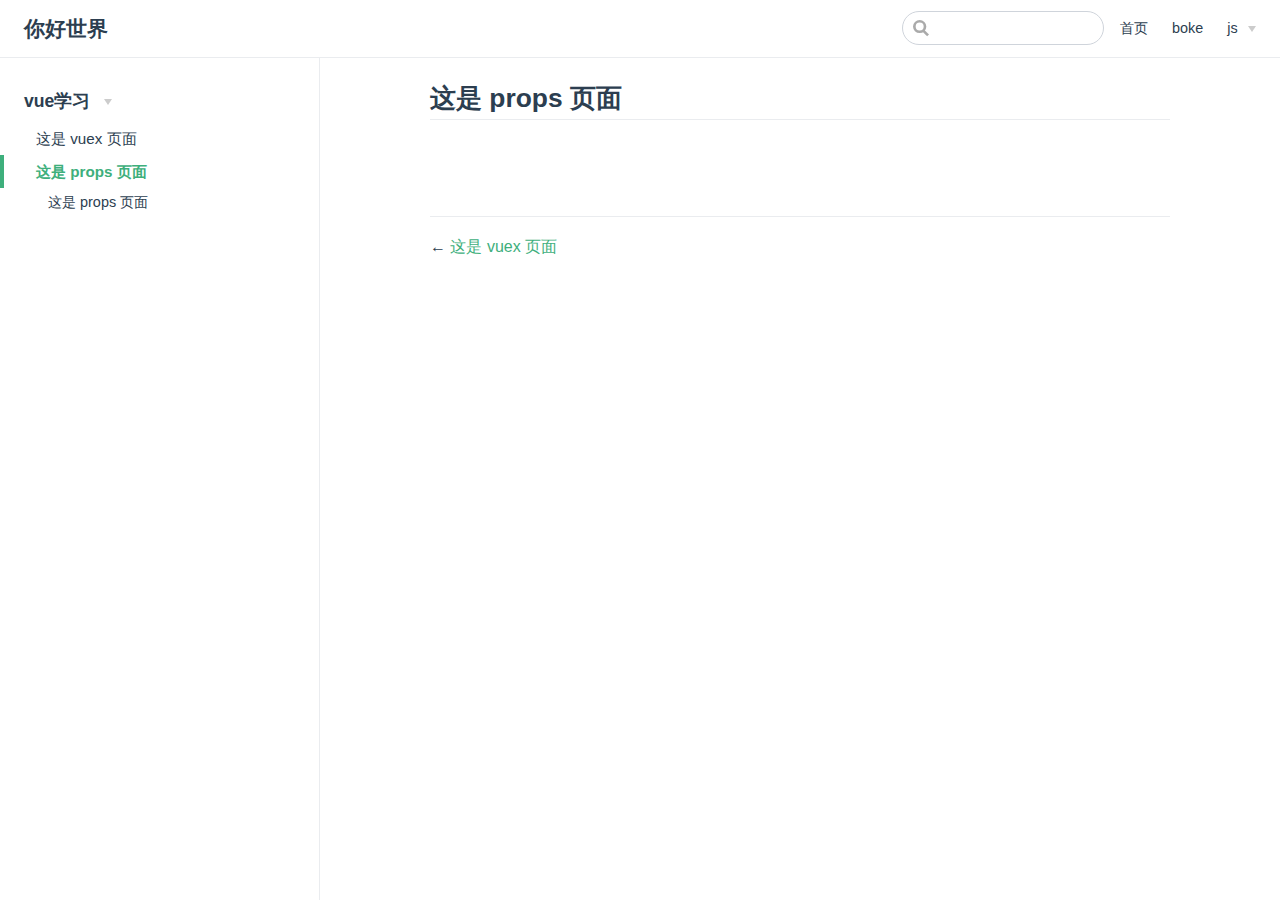
<file: props/index.html>
<!DOCTYPE html>
<html lang="en-US">
  <head>
    <meta charset="utf-8">
    <meta name="viewport" content="width=device-width,initial-scale=1">
    <title>这是 props 页面 | 你好世界</title>
    <meta name="description" content="欢迎来到我的世界">
    
    
    <link rel="preload" href="/assets/css/0.styles.bb70b552.css" as="style"><link rel="preload" href="/assets/js/app.e3992b8b.js" as="script"><link rel="preload" href="/assets/js/2.b1c39144.js" as="script"><link rel="preload" href="/assets/js/9.7f153811.js" as="script"><link rel="prefetch" href="/assets/js/10.bedc5e3f.js"><link rel="prefetch" href="/assets/js/11.9b2fad98.js"><link rel="prefetch" href="/assets/js/12.62acbae3.js"><link rel="prefetch" href="/assets/js/3.41709a3a.js"><link rel="prefetch" href="/assets/js/4.9ad267ea.js"><link rel="prefetch" href="/assets/js/5.91ec7db0.js"><link rel="prefetch" href="/assets/js/6.d6dde13c.js"><link rel="prefetch" href="/assets/js/7.f8c9e2b1.js"><link rel="prefetch" href="/assets/js/8.ef46e4f8.js">
    <link rel="stylesheet" href="/assets/css/0.styles.bb70b552.css">
  </head>
  <body>
    <div id="app" data-server-rendered="true"><div class="theme-container"><header class="navbar"><div class="sidebar-button"><svg xmlns="http://www.w3.org/2000/svg" aria-hidden="true" role="img" viewBox="0 0 448 512" class="icon"><path fill="currentColor" d="M436 124H12c-6.627 0-12-5.373-12-12V80c0-6.627 5.373-12 12-12h424c6.627 0 12 5.373 12 12v32c0 6.627-5.373 12-12 12zm0 160H12c-6.627 0-12-5.373-12-12v-32c0-6.627 5.373-12 12-12h424c6.627 0 12 5.373 12 12v32c0 6.627-5.373 12-12 12zm0 160H12c-6.627 0-12-5.373-12-12v-32c0-6.627 5.373-12 12-12h424c6.627 0 12 5.373 12 12v32c0 6.627-5.373 12-12 12z"></path></svg></div> <a href="/" class="home-link router-link-active"><!----> <span class="site-name">你好世界</span></a> <div class="links"><div class="search-box"><input aria-label="Search" autocomplete="off" spellcheck="false" value=""> <!----></div> <nav class="nav-links can-hide"><div class="nav-item"><a href="/" class="nav-link">首页</a></div><div class="nav-item"><a href="/boke/" class="nav-link">boke</a></div><div class="nav-item"><div class="dropdown-wrapper"><a class="dropdown-title"><span class="title">js</span> <span class="arrow right"></span></a> <ul class="nav-dropdown" style="display:none;"><li class="dropdown-item"><!----> <a href="/js/" class="nav-link">js基础</a></li><li class="dropdown-item"><!----> <a href="/jsg/" class="nav-link">js高级</a></li></ul></div></div> <!----></nav></div></header> <div class="sidebar-mask"></div> <aside class="sidebar"><nav class="nav-links"><div class="nav-item"><a href="/" class="nav-link">首页</a></div><div class="nav-item"><a href="/boke/" class="nav-link">boke</a></div><div class="nav-item"><div class="dropdown-wrapper"><a class="dropdown-title"><span class="title">js</span> <span class="arrow right"></span></a> <ul class="nav-dropdown" style="display:none;"><li class="dropdown-item"><!----> <a href="/js/" class="nav-link">js基础</a></li><li class="dropdown-item"><!----> <a href="/jsg/" class="nav-link">js高级</a></li></ul></div></div> <!----></nav>  <ul class="sidebar-links"><li><section class="sidebar-group collapsable depth-0"><p class="sidebar-heading open"><span>vue学习</span> <span class="arrow down"></span></p> <ul class="sidebar-links sidebar-group-items"><li><a href="/vuex/" class="sidebar-link">这是 vuex 页面</a></li><li><a href="/props/" class="active sidebar-link">这是 props 页面</a><ul class="sidebar-sub-headers"><li class="sidebar-sub-header"><a href="/props/#这是-props-页面" class="sidebar-link">这是 props 页面</a></li></ul></li></ul></section></li></ul> </aside> <main class="page"> <div class="theme-default-content content__default"><h2 id="这是-props-页面"><a href="#这是-props-页面" aria-hidden="true" class="header-anchor">#</a> 这是 props 页面</h2></div> <footer class="page-edit"><!----> <!----></footer> <div class="page-nav"><p class="inner"><span class="prev">
        ←
        <a href="/vuex/" class="prev">
          这是 vuex 页面
        </a></span> <!----></p></div> </main></div><div class="global-ui"></div></div>
    <script src="/assets/js/app.e3992b8b.js" defer></script><script src="/assets/js/2.b1c39144.js" defer></script><script src="/assets/js/9.7f153811.js" defer></script>
  </body>
</html>
</file>
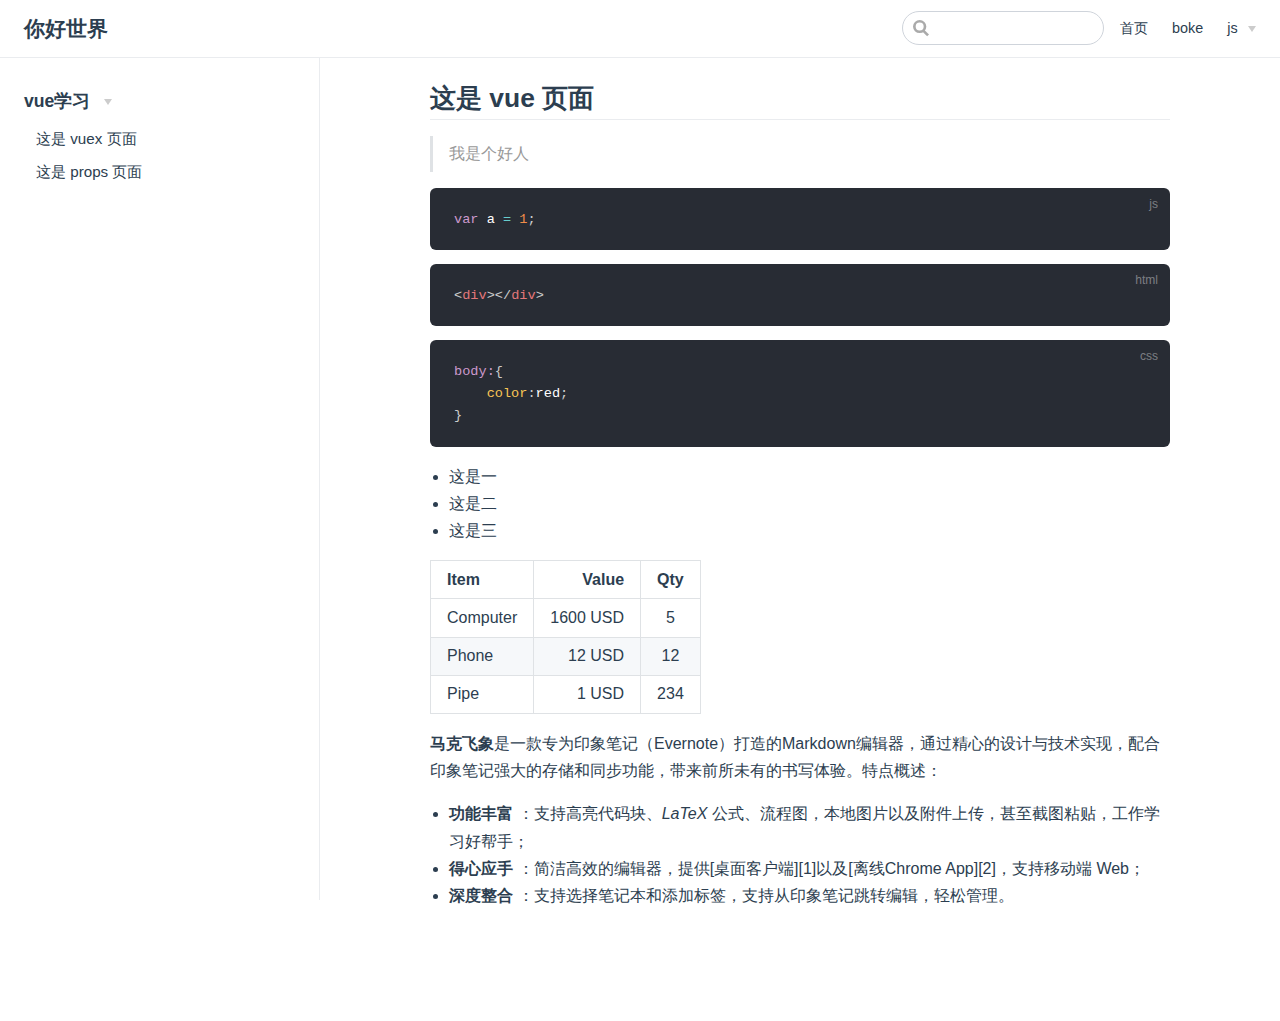
<file: vue/index.html>
<!DOCTYPE html>
<html lang="en-US">
  <head>
    <meta charset="utf-8">
    <meta name="viewport" content="width=device-width,initial-scale=1">
    <title>这是 vue 页面 | 你好世界</title>
    <meta name="description" content="欢迎来到我的世界">
    
    
    <link rel="preload" href="/assets/css/0.styles.bb70b552.css" as="style"><link rel="preload" href="/assets/js/app.e3992b8b.js" as="script"><link rel="preload" href="/assets/js/2.b1c39144.js" as="script"><link rel="preload" href="/assets/js/10.bedc5e3f.js" as="script"><link rel="prefetch" href="/assets/js/11.9b2fad98.js"><link rel="prefetch" href="/assets/js/12.62acbae3.js"><link rel="prefetch" href="/assets/js/3.41709a3a.js"><link rel="prefetch" href="/assets/js/4.9ad267ea.js"><link rel="prefetch" href="/assets/js/5.91ec7db0.js"><link rel="prefetch" href="/assets/js/6.d6dde13c.js"><link rel="prefetch" href="/assets/js/7.f8c9e2b1.js"><link rel="prefetch" href="/assets/js/8.ef46e4f8.js"><link rel="prefetch" href="/assets/js/9.7f153811.js">
    <link rel="stylesheet" href="/assets/css/0.styles.bb70b552.css">
  </head>
  <body>
    <div id="app" data-server-rendered="true"><div class="theme-container"><header class="navbar"><div class="sidebar-button"><svg xmlns="http://www.w3.org/2000/svg" aria-hidden="true" role="img" viewBox="0 0 448 512" class="icon"><path fill="currentColor" d="M436 124H12c-6.627 0-12-5.373-12-12V80c0-6.627 5.373-12 12-12h424c6.627 0 12 5.373 12 12v32c0 6.627-5.373 12-12 12zm0 160H12c-6.627 0-12-5.373-12-12v-32c0-6.627 5.373-12 12-12h424c6.627 0 12 5.373 12 12v32c0 6.627-5.373 12-12 12zm0 160H12c-6.627 0-12-5.373-12-12v-32c0-6.627 5.373-12 12-12h424c6.627 0 12 5.373 12 12v32c0 6.627-5.373 12-12 12z"></path></svg></div> <a href="/" class="home-link router-link-active"><!----> <span class="site-name">你好世界</span></a> <div class="links"><div class="search-box"><input aria-label="Search" autocomplete="off" spellcheck="false" value=""> <!----></div> <nav class="nav-links can-hide"><div class="nav-item"><a href="/" class="nav-link">首页</a></div><div class="nav-item"><a href="/boke/" class="nav-link">boke</a></div><div class="nav-item"><div class="dropdown-wrapper"><a class="dropdown-title"><span class="title">js</span> <span class="arrow right"></span></a> <ul class="nav-dropdown" style="display:none;"><li class="dropdown-item"><!----> <a href="/js/" class="nav-link">js基础</a></li><li class="dropdown-item"><!----> <a href="/jsg/" class="nav-link">js高级</a></li></ul></div></div> <!----></nav></div></header> <div class="sidebar-mask"></div> <aside class="sidebar"><nav class="nav-links"><div class="nav-item"><a href="/" class="nav-link">首页</a></div><div class="nav-item"><a href="/boke/" class="nav-link">boke</a></div><div class="nav-item"><div class="dropdown-wrapper"><a class="dropdown-title"><span class="title">js</span> <span class="arrow right"></span></a> <ul class="nav-dropdown" style="display:none;"><li class="dropdown-item"><!----> <a href="/js/" class="nav-link">js基础</a></li><li class="dropdown-item"><!----> <a href="/jsg/" class="nav-link">js高级</a></li></ul></div></div> <!----></nav>  <ul class="sidebar-links"><li><section class="sidebar-group collapsable depth-0"><p class="sidebar-heading open"><span>vue学习</span> <span class="arrow down"></span></p> <ul class="sidebar-links sidebar-group-items"><li><a href="/vuex/" class="sidebar-link">这是 vuex 页面</a></li><li><a href="/props/" class="sidebar-link">这是 props 页面</a></li></ul></section></li></ul> </aside> <main class="page"> <div class="theme-default-content content__default"><h2 id="这是-vue-页面"><a href="#这是-vue-页面" aria-hidden="true" class="header-anchor">#</a> 这是 vue 页面</h2> <blockquote><p>我是个好人</p></blockquote> <div class="language-js extra-class"><pre class="language-js"><code><span class="token keyword">var</span> a <span class="token operator">=</span> <span class="token number">1</span><span class="token punctuation">;</span>
</code></pre></div><div class="language-html extra-class"><pre class="language-html"><code><span class="token tag"><span class="token tag"><span class="token punctuation">&lt;</span>div</span><span class="token punctuation">&gt;</span></span><span class="token tag"><span class="token tag"><span class="token punctuation">&lt;/</span>div</span><span class="token punctuation">&gt;</span></span>
</code></pre></div><div class="language-css extra-class"><pre class="language-css"><code><span class="token selector">body:</span><span class="token punctuation">{</span>
    <span class="token property">color</span><span class="token punctuation">:</span>red<span class="token punctuation">;</span>
<span class="token punctuation">}</span>
</code></pre></div><ul><li>这是一</li> <li>这是二</li> <li>这是三</li></ul> <table><thead><tr><th style="text-align:left;">Item</th> <th style="text-align:right;">Value</th> <th style="text-align:center;">Qty</th></tr></thead> <tbody><tr><td style="text-align:left;">Computer</td> <td style="text-align:right;">1600 USD</td> <td style="text-align:center;">5</td></tr> <tr><td style="text-align:left;">Phone</td> <td style="text-align:right;">12 USD</td> <td style="text-align:center;">12</td></tr> <tr><td style="text-align:left;">Pipe</td> <td style="text-align:right;">1 USD</td> <td style="text-align:center;">234</td></tr></tbody></table> <p><strong>马克飞象</strong>是一款专为印象笔记（Evernote）打造的Markdown编辑器，通过精心的设计与技术实现，配合印象笔记强大的存储和同步功能，带来前所未有的书写体验。特点概述：</p> <ul><li><strong>功能丰富</strong> ：支持高亮代码块、<em>LaTeX</em> 公式、流程图，本地图片以及附件上传，甚至截图粘贴，工作学习好帮手；</li> <li><strong>得心应手</strong> ：简洁高效的编辑器，提供[桌面客户端][1]以及[离线Chrome App][2]，支持移动端 Web；</li> <li><strong>深度整合</strong> ：支持选择笔记本和添加标签，支持从印象笔记跳转编辑，轻松管理。</li></ul></div> <footer class="page-edit"><!----> <!----></footer> <!----> </main></div><div class="global-ui"></div></div>
    <script src="/assets/js/app.e3992b8b.js" defer></script><script src="/assets/js/2.b1c39144.js" defer></script><script src="/assets/js/10.bedc5e3f.js" defer></script>
  </body>
</html>
</file>
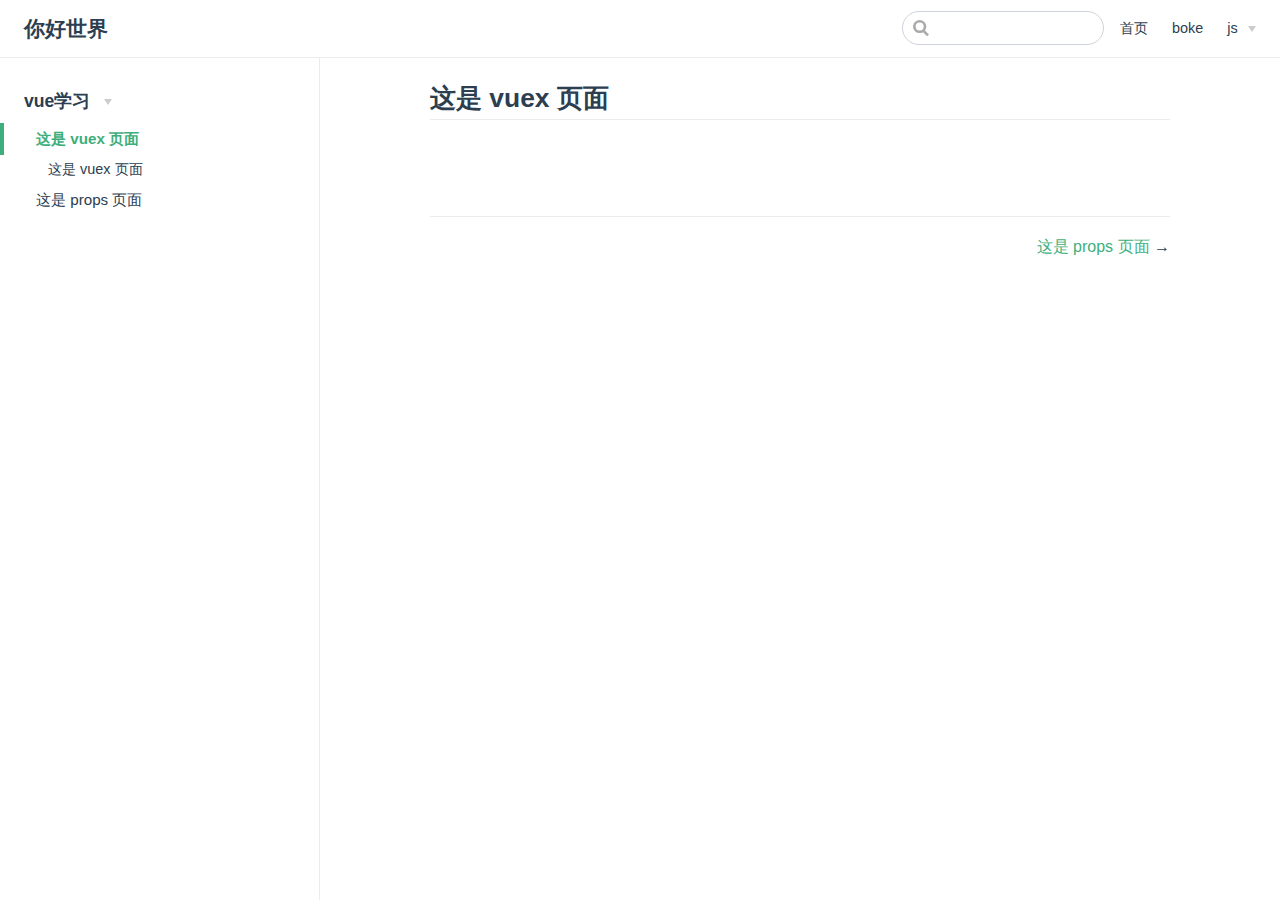
<file: vuex/index.html>
<!DOCTYPE html>
<html lang="en-US">
  <head>
    <meta charset="utf-8">
    <meta name="viewport" content="width=device-width,initial-scale=1">
    <title>这是 vuex 页面 | 你好世界</title>
    <meta name="description" content="欢迎来到我的世界">
    
    
    <link rel="preload" href="/assets/css/0.styles.bb70b552.css" as="style"><link rel="preload" href="/assets/js/app.e3992b8b.js" as="script"><link rel="preload" href="/assets/js/2.b1c39144.js" as="script"><link rel="preload" href="/assets/js/11.9b2fad98.js" as="script"><link rel="prefetch" href="/assets/js/10.bedc5e3f.js"><link rel="prefetch" href="/assets/js/12.62acbae3.js"><link rel="prefetch" href="/assets/js/3.41709a3a.js"><link rel="prefetch" href="/assets/js/4.9ad267ea.js"><link rel="prefetch" href="/assets/js/5.91ec7db0.js"><link rel="prefetch" href="/assets/js/6.d6dde13c.js"><link rel="prefetch" href="/assets/js/7.f8c9e2b1.js"><link rel="prefetch" href="/assets/js/8.ef46e4f8.js"><link rel="prefetch" href="/assets/js/9.7f153811.js">
    <link rel="stylesheet" href="/assets/css/0.styles.bb70b552.css">
  </head>
  <body>
    <div id="app" data-server-rendered="true"><div class="theme-container"><header class="navbar"><div class="sidebar-button"><svg xmlns="http://www.w3.org/2000/svg" aria-hidden="true" role="img" viewBox="0 0 448 512" class="icon"><path fill="currentColor" d="M436 124H12c-6.627 0-12-5.373-12-12V80c0-6.627 5.373-12 12-12h424c6.627 0 12 5.373 12 12v32c0 6.627-5.373 12-12 12zm0 160H12c-6.627 0-12-5.373-12-12v-32c0-6.627 5.373-12 12-12h424c6.627 0 12 5.373 12 12v32c0 6.627-5.373 12-12 12zm0 160H12c-6.627 0-12-5.373-12-12v-32c0-6.627 5.373-12 12-12h424c6.627 0 12 5.373 12 12v32c0 6.627-5.373 12-12 12z"></path></svg></div> <a href="/" class="home-link router-link-active"><!----> <span class="site-name">你好世界</span></a> <div class="links"><div class="search-box"><input aria-label="Search" autocomplete="off" spellcheck="false" value=""> <!----></div> <nav class="nav-links can-hide"><div class="nav-item"><a href="/" class="nav-link">首页</a></div><div class="nav-item"><a href="/boke/" class="nav-link">boke</a></div><div class="nav-item"><div class="dropdown-wrapper"><a class="dropdown-title"><span class="title">js</span> <span class="arrow right"></span></a> <ul class="nav-dropdown" style="display:none;"><li class="dropdown-item"><!----> <a href="/js/" class="nav-link">js基础</a></li><li class="dropdown-item"><!----> <a href="/jsg/" class="nav-link">js高级</a></li></ul></div></div> <!----></nav></div></header> <div class="sidebar-mask"></div> <aside class="sidebar"><nav class="nav-links"><div class="nav-item"><a href="/" class="nav-link">首页</a></div><div class="nav-item"><a href="/boke/" class="nav-link">boke</a></div><div class="nav-item"><div class="dropdown-wrapper"><a class="dropdown-title"><span class="title">js</span> <span class="arrow right"></span></a> <ul class="nav-dropdown" style="display:none;"><li class="dropdown-item"><!----> <a href="/js/" class="nav-link">js基础</a></li><li class="dropdown-item"><!----> <a href="/jsg/" class="nav-link">js高级</a></li></ul></div></div> <!----></nav>  <ul class="sidebar-links"><li><section class="sidebar-group collapsable depth-0"><p class="sidebar-heading open"><span>vue学习</span> <span class="arrow down"></span></p> <ul class="sidebar-links sidebar-group-items"><li><a href="/vuex/" class="active sidebar-link">这是 vuex 页面</a><ul class="sidebar-sub-headers"><li class="sidebar-sub-header"><a href="/vuex/#这是-vuex-页面" class="sidebar-link">这是 vuex 页面</a></li></ul></li><li><a href="/props/" class="sidebar-link">这是 props 页面</a></li></ul></section></li></ul> </aside> <main class="page"> <div class="theme-default-content content__default"><h2 id="这是-vuex-页面"><a href="#这是-vuex-页面" aria-hidden="true" class="header-anchor">#</a> 这是 vuex 页面</h2></div> <footer class="page-edit"><!----> <!----></footer> <div class="page-nav"><p class="inner"><!----> <span class="next"><a href="/props/">
          这是 props 页面
        </a>
        →
      </span></p></div> </main></div><div class="global-ui"></div></div>
    <script src="/assets/js/app.e3992b8b.js" defer></script><script src="/assets/js/2.b1c39144.js" defer></script><script src="/assets/js/11.9b2fad98.js" defer></script>
  </body>
</html>
</file>
<file: assets/css/0.styles.bb70b552.css>
#nprogress{pointer-events:none}#nprogress .bar{background:#3eaf7c;position:fixed;z-index:1031;top:0;left:0;width:100%;height:2px}#nprogress .peg{display:block;position:absolute;right:0;width:100px;height:100%;box-shadow:0 0 10px #3eaf7c,0 0 5px #3eaf7c;opacity:1;transform:rotate(3deg) translateY(-4px)}#nprogress .spinner{display:block;position:fixed;z-index:1031;top:15px;right:15px}#nprogress .spinner-icon{width:18px;height:18px;box-sizing:border-box;border-color:#3eaf7c transparent transparent #3eaf7c;border-style:solid;border-width:2px;border-radius:50%;animation:nprogress-spinner .4s linear infinite}.nprogress-custom-parent{overflow:hidden;position:relative}.nprogress-custom-parent #nprogress .bar,.nprogress-custom-parent #nprogress .spinner{position:absolute}@keyframes nprogress-spinner{0%{transform:rotate(0deg)}to{transform:rotate(1turn)}}.icon.outbound{color:#aaa;display:inline-block;vertical-align:middle;position:relative;top:-1px}.home{padding:3.6rem 2rem 0;max-width:960px;margin:0 auto;display:block}.home .hero{text-align:center}.home .hero img{max-width:100%;max-height:280px;display:block;margin:3rem auto 1.5rem}.home .hero h1{font-size:3rem}.home .hero .action,.home .hero .description,.home .hero h1{margin:1.8rem auto}.home .hero .description{max-width:35rem;font-size:1.6rem;line-height:1.3;color:#6a8bad}.home .hero .action-button{display:inline-block;font-size:1.2rem;color:#fff;background-color:#3eaf7c;padding:.8rem 1.6rem;border-radius:4px;transition:background-color .1s ease;box-sizing:border-box;border-bottom:1px solid #389d70}.home .hero .action-button:hover{background-color:#4abf8a}.home .features{border-top:1px solid #eaecef;padding:1.2rem 0;margin-top:2.5rem;display:flex;flex-wrap:wrap;align-items:flex-start;align-content:stretch;justify-content:space-between}.home .feature{flex-grow:1;flex-basis:30%;max-width:30%}.home .feature h2{font-size:1.4rem;font-weight:500;border-bottom:none;padding-bottom:0;color:#3a5169}.home .feature p{color:#4e6e8e}.home .footer{padding:2.5rem;border-top:1px solid #eaecef;text-align:center;color:#4e6e8e}@media (max-width:719px){.home .features{flex-direction:column}.home .feature{max-width:100%;padding:0 2.5rem}}@media (max-width:419px){.home{padding-left:1.5rem;padding-right:1.5rem}.home .hero img{max-height:210px;margin:2rem auto 1.2rem}.home .hero h1{font-size:2rem}.home .hero .action,.home .hero .description,.home .hero h1{margin:1.2rem auto}.home .hero .description{font-size:1.2rem}.home .hero .action-button{font-size:1rem;padding:.6rem 1.2rem}.home .feature h2{font-size:1.25rem}}.search-box{display:inline-block;position:relative;margin-right:1rem}.search-box input{cursor:text;width:10rem;height:2rem;color:#4e6e8e;display:inline-block;border:1px solid #cfd4db;border-radius:2rem;font-size:.9rem;line-height:2rem;padding:0 .5rem 0 2rem;outline:none;transition:all .2s ease;background:#fff url(/assets/img/search.83621669.svg) .6rem .5rem no-repeat;background-size:1rem}.search-box input:focus{cursor:auto;border-color:#3eaf7c}.search-box .suggestions{background:#fff;width:20rem;position:absolute;top:1.5rem;border:1px solid #cfd4db;border-radius:6px;padding:.4rem;list-style-type:none}.search-box .suggestions.align-right{right:0}.search-box .suggestion{line-height:1.4;padding:.4rem .6rem;border-radius:4px;cursor:pointer}.search-box .suggestion a{white-space:normal;color:#5d82a6}.search-box .suggestion a .page-title{font-weight:600}.search-box .suggestion a .header{font-size:.9em;margin-left:.25em}.search-box .suggestion.focused{background-color:#f3f4f5}.search-box .suggestion.focused a{color:#3eaf7c}@media (max-width:959px){.search-box input{cursor:pointer;width:0;border-color:transparent;position:relative}.search-box input:focus{cursor:text;left:0;width:10rem}}@media (-ms-high-contrast:none){.search-box input{height:2rem}}@media (max-width:959px) and (min-width:719px){.search-box .suggestions{left:0}}@media (max-width:719px){.search-box{margin-right:0}.search-box input{left:1rem}.search-box .suggestions{right:0}}@media (max-width:419px){.search-box .suggestions{width:calc(100vw - 4rem)}.search-box input:focus{width:8rem}}.sidebar-button{cursor:pointer;display:none;width:1.25rem;height:1.25rem;position:absolute;padding:.6rem;top:.6rem;left:1rem}.sidebar-button .icon{display:block;width:1.25rem;height:1.25rem}@media (max-width:719px){.sidebar-button{display:block}}.dropdown-enter,.dropdown-leave-to{height:0!important}.dropdown-wrapper{cursor:pointer}.dropdown-wrapper .dropdown-title{display:block}.dropdown-wrapper .dropdown-title:hover{border-color:transparent}.dropdown-wrapper .dropdown-title .arrow{vertical-align:middle;margin-top:-1px;margin-left:.4rem}.dropdown-wrapper .nav-dropdown .dropdown-item{color:inherit;line-height:1.7rem}.dropdown-wrapper .nav-dropdown .dropdown-item h4{margin:.45rem 0 0;border-top:1px solid #eee;padding:.45rem 1.5rem 0 1.25rem}.dropdown-wrapper .nav-dropdown .dropdown-item .dropdown-subitem-wrapper{padding:0;list-style:none}.dropdown-wrapper .nav-dropdown .dropdown-item .dropdown-subitem-wrapper .dropdown-subitem{font-size:.9em}.dropdown-wrapper .nav-dropdown .dropdown-item a{display:block;line-height:1.7rem;position:relative;border-bottom:none;font-weight:400;margin-bottom:0;padding:0 1.5rem 0 1.25rem}.dropdown-wrapper .nav-dropdown .dropdown-item a.router-link-active,.dropdown-wrapper .nav-dropdown .dropdown-item a:hover{color:#3eaf7c}.dropdown-wrapper .nav-dropdown .dropdown-item a.router-link-active:after{content:"";width:0;height:0;border-left:5px solid #3eaf7c;border-top:3px solid transparent;border-bottom:3px solid transparent;position:absolute;top:calc(50% - 2px);left:9px}.dropdown-wrapper .nav-dropdown .dropdown-item:first-child h4{margin-top:0;padding-top:0;border-top:0}@media (max-width:719px){.dropdown-wrapper.open .dropdown-title{margin-bottom:.5rem}.dropdown-wrapper .nav-dropdown{transition:height .1s ease-out;overflow:hidden}.dropdown-wrapper .nav-dropdown .dropdown-item h4{border-top:0;margin-top:0;padding-top:0}.dropdown-wrapper .nav-dropdown .dropdown-item>a,.dropdown-wrapper .nav-dropdown .dropdown-item h4{font-size:15px;line-height:2rem}.dropdown-wrapper .nav-dropdown .dropdown-item .dropdown-subitem{font-size:14px;padding-left:1rem}}@media (min-width:719px){.dropdown-wrapper{height:1.8rem}.dropdown-wrapper:hover .nav-dropdown{display:block!important}.dropdown-wrapper .dropdown-title .arrow{border-left:4px solid transparent;border-right:4px solid transparent;border-top:6px solid #ccc;border-bottom:0}.dropdown-wrapper .nav-dropdown{display:none;height:auto!important;box-sizing:border-box;max-height:calc(100vh - 2.7rem);overflow-y:auto;position:absolute;top:100%;right:0;background-color:#fff;padding:.6rem 0;border:1px solid;border-color:#ddd #ddd #ccc;text-align:left;border-radius:.25rem;white-space:nowrap;margin:0}}.nav-links{display:inline-block}.nav-links a{line-height:1.4rem;color:inherit}.nav-links a.router-link-active,.nav-links a:hover{color:#3eaf7c}.nav-links .nav-item{position:relative;display:inline-block;margin-left:1.5rem;line-height:2rem}.nav-links .nav-item:first-child{margin-left:0}.nav-links .repo-link{margin-left:1.5rem}@media (max-width:719px){.nav-links .nav-item,.nav-links .repo-link{margin-left:0}}@media (min-width:719px){.nav-links a.router-link-active,.nav-links a:hover{color:#2c3e50}.nav-item>a:not(.external).router-link-active,.nav-item>a:not(.external):hover{margin-bottom:-2px;border-bottom:2px solid #46bd87}}.navbar{padding:.7rem 1.5rem;line-height:2.2rem}.navbar a,.navbar img,.navbar span{display:inline-block}.navbar .logo{height:2.2rem;min-width:2.2rem;margin-right:.8rem;vertical-align:top}.navbar .site-name{font-size:1.3rem;font-weight:600;color:#2c3e50;position:relative}.navbar .links{padding-left:1.5rem;box-sizing:border-box;background-color:#fff;white-space:nowrap;font-size:.9rem;position:absolute;right:1.5rem;top:.7rem;display:flex}.navbar .links .search-box{flex:0 0 auto;vertical-align:top}@media (max-width:719px){.navbar{padding-left:4rem}.navbar .can-hide{display:none}.navbar .links{padding-left:1.5rem}}.page-edit,.page-nav{max-width:740px;margin:0 auto;padding:2rem 2.5rem}@media (max-width:959px){.page-edit,.page-nav{padding:2rem}}@media (max-width:419px){.page-edit,.page-nav{padding:1.5rem}}.page{padding-bottom:2rem;display:block}.page-edit{padding-top:1rem;padding-bottom:1rem;overflow:auto}.page-edit .edit-link{display:inline-block}.page-edit .edit-link a{color:#4e6e8e;margin-right:.25rem}.page-edit .last-updated{float:right;font-size:.9em}.page-edit .last-updated .prefix{font-weight:500;color:#4e6e8e}.page-edit .last-updated .time{font-weight:400;color:#aaa}.page-nav{padding-top:1rem;padding-bottom:0}.page-nav .inner{min-height:2rem;margin-top:0;border-top:1px solid #eaecef;padding-top:1rem;overflow:auto}.page-nav .next{float:right}@media (max-width:719px){.page-edit .edit-link{margin-bottom:.5rem}.page-edit .last-updated{font-size:.8em;float:none;text-align:left}}.sidebar-group .sidebar-group{padding-left:.5em}.sidebar-group:not(.collapsable) .sidebar-heading:not(.clickable){cursor:auto;color:inherit}.sidebar-group.is-sub-group{padding-left:0}.sidebar-group.is-sub-group>.sidebar-heading{font-size:.95em;line-height:1.4;font-weight:400;padding-left:2rem}.sidebar-group.is-sub-group>.sidebar-heading:not(.clickable){opacity:.5}.sidebar-group.is-sub-group>.sidebar-group-items{padding-left:1rem}.sidebar-group.is-sub-group>.sidebar-group-items>li>.sidebar-link{font-size:.95em;border-left:none}.sidebar-group.depth-2>.sidebar-heading{border-left:none}.sidebar-heading{color:#2c3e50;transition:color .15s ease;cursor:pointer;font-size:1.1em;font-weight:700;padding:.35rem 1.5rem .35rem 1.25rem;width:100%;box-sizing:border-box;margin:0;border-left:.25rem solid transparent}.sidebar-heading.open,.sidebar-heading:hover{color:inherit}.sidebar-heading .arrow{position:relative;top:-.12em;left:.5em}.sidebar-heading.clickable.active{font-weight:600;color:#3eaf7c;border-left-color:#3eaf7c}.sidebar-heading.clickable:hover{color:#3eaf7c}.sidebar-group-items{transition:height .1s ease-out;font-size:.95em;overflow:hidden}.sidebar .sidebar-sub-headers{padding-left:1rem;font-size:.95em}a.sidebar-link{font-size:1em;font-weight:400;display:inline-block;color:#2c3e50;border-left:.25rem solid transparent;padding:.35rem 1rem .35rem 1.25rem;line-height:1.4;width:100%;box-sizing:border-box}a.sidebar-link:hover{color:#3eaf7c}a.sidebar-link.active{font-weight:600;color:#3eaf7c;border-left-color:#3eaf7c}.sidebar-group a.sidebar-link{padding-left:2rem}.sidebar-sub-headers a.sidebar-link{padding-top:.25rem;padding-bottom:.25rem;border-left:none}.sidebar-sub-headers a.sidebar-link.active{font-weight:500}.sidebar ul{padding:0;margin:0;list-style-type:none}.sidebar a{display:inline-block}.sidebar .nav-links{display:none;border-bottom:1px solid #eaecef;padding:.5rem 0 .75rem}.sidebar .nav-links a{font-weight:600}.sidebar .nav-links .nav-item,.sidebar .nav-links .repo-link{display:block;line-height:1.25rem;font-size:1.1em;padding:.5rem 0 .5rem 1.5rem}.sidebar>.sidebar-links{padding:1.5rem 0}.sidebar>.sidebar-links>li>a.sidebar-link{font-size:1.1em;line-height:1.7;font-weight:700}.sidebar>.sidebar-links>li:not(:first-child){margin-top:.75rem}@media (max-width:719px){.sidebar .nav-links{display:block}.sidebar .nav-links .dropdown-wrapper .nav-dropdown .dropdown-item a.router-link-active:after{top:calc(1rem - 2px)}.sidebar>.sidebar-links{padding:1rem 0}}code[class*=language-],pre[class*=language-]{color:#ccc;background:none;font-family:Consolas,Monaco,Andale Mono,Ubuntu Mono,monospace;font-size:1em;text-align:left;white-space:pre;word-spacing:normal;word-break:normal;word-wrap:normal;line-height:1.5;-moz-tab-size:4;-o-tab-size:4;tab-size:4;-webkit-hyphens:none;-ms-hyphens:none;hyphens:none}pre[class*=language-]{padding:1em;margin:.5em 0;overflow:auto}:not(pre)>code[class*=language-],pre[class*=language-]{background:#2d2d2d}:not(pre)>code[class*=language-]{padding:.1em;border-radius:.3em;white-space:normal}.token.block-comment,.token.cdata,.token.comment,.token.doctype,.token.prolog{color:#999}.token.punctuation{color:#ccc}.token.attr-name,.token.deleted,.token.namespace,.token.tag{color:#e2777a}.token.function-name{color:#6196cc}.token.boolean,.token.function,.token.number{color:#f08d49}.token.class-name,.token.constant,.token.property,.token.symbol{color:#f8c555}.token.atrule,.token.builtin,.token.important,.token.keyword,.token.selector{color:#cc99cd}.token.attr-value,.token.char,.token.regex,.token.string,.token.variable{color:#7ec699}.token.entity,.token.operator,.token.url{color:#67cdcc}.token.bold,.token.important{font-weight:700}.token.italic{font-style:italic}.token.entity{cursor:help}.token.inserted{color:green}.theme-default-content code{color:#476582;padding:.25rem .5rem;margin:0;font-size:.85em;background-color:rgba(27,31,35,.05);border-radius:3px}.theme-default-content code .token.deleted{color:#ec5975}.theme-default-content code .token.inserted{color:#3eaf7c}.theme-default-content pre,.theme-default-content pre[class*=language-]{line-height:1.4;padding:1.25rem 1.5rem;margin:.85rem 0;background-color:#282c34;border-radius:6px;overflow:auto}.theme-default-content pre[class*=language-] code,.theme-default-content pre code{color:#fff;padding:0;background-color:transparent;border-radius:0}div[class*=language-]{position:relative;background-color:#282c34;border-radius:6px}div[class*=language-] .highlight-lines{-webkit-user-select:none;-moz-user-select:none;-ms-user-select:none;user-select:none;padding-top:1.3rem;position:absolute;top:0;left:0;width:100%;line-height:1.4}div[class*=language-] .highlight-lines .highlighted{background-color:rgba(0,0,0,.66)}div[class*=language-] pre,div[class*=language-] pre[class*=language-]{background:transparent;position:relative;z-index:1}div[class*=language-]:before{position:absolute;z-index:3;top:.8em;right:1em;font-size:.75rem;color:hsla(0,0%,100%,.4)}div[class*=language-]:not(.line-numbers-mode) .line-numbers-wrapper{display:none}div[class*=language-].line-numbers-mode .highlight-lines .highlighted{position:relative}div[class*=language-].line-numbers-mode .highlight-lines .highlighted:before{content:" ";position:absolute;z-index:3;left:0;top:0;display:block;width:3.5rem;height:100%;background-color:rgba(0,0,0,.66)}div[class*=language-].line-numbers-mode pre{padding-left:4.5rem;vertical-align:middle}div[class*=language-].line-numbers-mode .line-numbers-wrapper{position:absolute;top:0;width:3.5rem;text-align:center;color:hsla(0,0%,100%,.3);padding:1.25rem 0;line-height:1.4}div[class*=language-].line-numbers-mode .line-numbers-wrapper .line-number,div[class*=language-].line-numbers-mode .line-numbers-wrapper br{-webkit-user-select:none;-moz-user-select:none;-ms-user-select:none;user-select:none}div[class*=language-].line-numbers-mode .line-numbers-wrapper .line-number{position:relative;z-index:4;font-size:.85em}div[class*=language-].line-numbers-mode:after{content:"";position:absolute;z-index:2;top:0;left:0;width:3.5rem;height:100%;border-radius:6px 0 0 6px;border-right:1px solid rgba(0,0,0,.66);background-color:#282c34}div[class~=language-js]:before{content:"js"}div[class~=language-ts]:before{content:"ts"}div[class~=language-html]:before{content:"html"}div[class~=language-md]:before{content:"md"}div[class~=language-vue]:before{content:"vue"}div[class~=language-css]:before{content:"css"}div[class~=language-sass]:before{content:"sass"}div[class~=language-scss]:before{content:"scss"}div[class~=language-less]:before{content:"less"}div[class~=language-stylus]:before{content:"stylus"}div[class~=language-go]:before{content:"go"}div[class~=language-java]:before{content:"java"}div[class~=language-c]:before{content:"c"}div[class~=language-sh]:before{content:"sh"}div[class~=language-yaml]:before{content:"yaml"}div[class~=language-py]:before{content:"py"}div[class~=language-docker]:before{content:"docker"}div[class~=language-dockerfile]:before{content:"dockerfile"}div[class~=language-makefile]:before{content:"makefile"}div[class~=language-javascript]:before{content:"js"}div[class~=language-typescript]:before{content:"ts"}div[class~=language-markup]:before{content:"html"}div[class~=language-markdown]:before{content:"md"}div[class~=language-json]:before{content:"json"}div[class~=language-ruby]:before{content:"rb"}div[class~=language-python]:before{content:"py"}div[class~=language-bash]:before{content:"sh"}div[class~=language-php]:before{content:"php"}.custom-block .custom-block-title{font-weight:600;margin-bottom:-.4rem}.custom-block.danger,.custom-block.tip,.custom-block.warning{padding:.1rem 1.5rem;border-left-width:.5rem;border-left-style:solid;margin:1rem 0}.custom-block.tip{background-color:#f3f5f7;border-color:#42b983}.custom-block.warning{background-color:rgba(255,229,100,.3);border-color:#e7c000;color:#6b5900}.custom-block.warning .custom-block-title{color:#b29400}.custom-block.warning a{color:#2c3e50}.custom-block.danger{background-color:#ffe6e6;border-color:#c00;color:#4d0000}.custom-block.danger .custom-block-title{color:#900}.custom-block.danger a{color:#2c3e50}.arrow{display:inline-block;width:0;height:0}.arrow.up{border-bottom:6px solid #ccc}.arrow.down,.arrow.up{border-left:4px solid transparent;border-right:4px solid transparent}.arrow.down{border-top:6px solid #ccc}.arrow.right{border-left:6px solid #ccc}.arrow.left,.arrow.right{border-top:4px solid transparent;border-bottom:4px solid transparent}.arrow.left{border-right:6px solid #ccc}.theme-default-content:not(.custom){max-width:740px;margin:0 auto;padding:2rem 2.5rem}@media (max-width:959px){.theme-default-content:not(.custom){padding:2rem}}@media (max-width:419px){.theme-default-content:not(.custom){padding:1.5rem}}.table-of-contents .badge{vertical-align:middle}body,html{padding:0;margin:0;background-color:#fff}body{font-family:-apple-system,BlinkMacSystemFont,Segoe UI,Roboto,Oxygen,Ubuntu,Cantarell,Fira Sans,Droid Sans,Helvetica Neue,sans-serif;-webkit-font-smoothing:antialiased;-moz-osx-font-smoothing:grayscale;font-size:16px;color:#2c3e50}.page{padding-left:20rem}.navbar{z-index:20;right:0;height:3.6rem;background-color:#fff;box-sizing:border-box;border-bottom:1px solid #eaecef}.navbar,.sidebar-mask{position:fixed;top:0;left:0}.sidebar-mask{z-index:9;width:100vw;height:100vh;display:none}.sidebar{font-size:16px;background-color:#fff;width:20rem;position:fixed;z-index:10;margin:0;top:3.6rem;left:0;bottom:0;box-sizing:border-box;border-right:1px solid #eaecef;overflow-y:auto}.theme-default-content:not(.custom)>:first-child{margin-top:3.6rem}.theme-default-content:not(.custom) a:hover{text-decoration:underline}.theme-default-content:not(.custom) p.demo{padding:1rem 1.5rem;border:1px solid #ddd;border-radius:4px}.theme-default-content:not(.custom) img{max-width:100%}.theme-default-content.custom{padding:0;margin:0}.theme-default-content.custom img{max-width:100%}a{font-weight:500;text-decoration:none}a,p a code{color:#3eaf7c}p a code{font-weight:400}kbd{background:#eee;border:.15rem solid #ddd;border-bottom:.25rem solid #ddd;border-radius:.15rem;padding:0 .15em}blockquote{font-size:1rem;color:#999;border-left:.2rem solid #dfe2e5;margin:1rem 0;padding:.25rem 0 .25rem 1rem}blockquote>p{margin:0}ol,ul{padding-left:1.2em}strong{font-weight:600}h1,h2,h3,h4,h5,h6{font-weight:600;line-height:1.25}.theme-default-content:not(.custom)>h1,.theme-default-content:not(.custom)>h2,.theme-default-content:not(.custom)>h3,.theme-default-content:not(.custom)>h4,.theme-default-content:not(.custom)>h5,.theme-default-content:not(.custom)>h6{margin-top:-3.1rem;padding-top:4.6rem;margin-bottom:0}.theme-default-content:not(.custom)>h1:first-child,.theme-default-content:not(.custom)>h2:first-child,.theme-default-content:not(.custom)>h3:first-child,.theme-default-content:not(.custom)>h4:first-child,.theme-default-content:not(.custom)>h5:first-child,.theme-default-content:not(.custom)>h6:first-child{margin-top:-1.5rem;margin-bottom:1rem}.theme-default-content:not(.custom)>h1:first-child+.custom-block,.theme-default-content:not(.custom)>h1:first-child+p,.theme-default-content:not(.custom)>h1:first-child+pre,.theme-default-content:not(.custom)>h2:first-child+.custom-block,.theme-default-content:not(.custom)>h2:first-child+p,.theme-default-content:not(.custom)>h2:first-child+pre,.theme-default-content:not(.custom)>h3:first-child+.custom-block,.theme-default-content:not(.custom)>h3:first-child+p,.theme-default-content:not(.custom)>h3:first-child+pre,.theme-default-content:not(.custom)>h4:first-child+.custom-block,.theme-default-content:not(.custom)>h4:first-child+p,.theme-default-content:not(.custom)>h4:first-child+pre,.theme-default-content:not(.custom)>h5:first-child+.custom-block,.theme-default-content:not(.custom)>h5:first-child+p,.theme-default-content:not(.custom)>h5:first-child+pre,.theme-default-content:not(.custom)>h6:first-child+.custom-block,.theme-default-content:not(.custom)>h6:first-child+p,.theme-default-content:not(.custom)>h6:first-child+pre{margin-top:2rem}h1:hover .header-anchor,h2:hover .header-anchor,h3:hover .header-anchor,h4:hover .header-anchor,h5:hover .header-anchor,h6:hover .header-anchor{opacity:1}h1{font-size:2.2rem}h2{font-size:1.65rem;padding-bottom:.3rem;border-bottom:1px solid #eaecef}h3{font-size:1.35rem}a.header-anchor{font-size:.85em;float:left;margin-left:-.87em;padding-right:.23em;margin-top:.125em;opacity:0}a.header-anchor:hover{text-decoration:none}.line-number,code,kbd{font-family:source-code-pro,Menlo,Monaco,Consolas,Courier New,monospace}ol,p,ul{line-height:1.7}hr{border:0;border-top:1px solid #eaecef}table{border-collapse:collapse;margin:1rem 0;display:block;overflow-x:auto}tr{border-top:1px solid #dfe2e5}tr:nth-child(2n){background-color:#f6f8fa}td,th{border:1px solid #dfe2e5;padding:.6em 1em}.theme-container.sidebar-open .sidebar-mask{display:block}.theme-container.no-navbar .theme-default-content:not(.custom)>h1,.theme-container.no-navbar h2,.theme-container.no-navbar h3,.theme-container.no-navbar h4,.theme-container.no-navbar h5,.theme-container.no-navbar h6{margin-top:1.5rem;padding-top:0}.theme-container.no-navbar .sidebar{top:0}@media (min-width:720px){.theme-container.no-sidebar .sidebar{display:none}.theme-container.no-sidebar .page{padding-left:0}}@media (max-width:959px){.sidebar{font-size:15px;width:16.4rem}.page{padding-left:16.4rem}}@media (max-width:719px){.sidebar{top:0;padding-top:3.6rem;transform:translateX(-100%);transition:transform .2s ease}.page{padding-left:0}.theme-container.sidebar-open .sidebar{transform:translateX(0)}.theme-container.no-navbar .sidebar{padding-top:0}}@media (max-width:419px){h1{font-size:1.9rem}.theme-default-content div[class*=language-]{margin:.85rem -1.5rem;border-radius:0}}.badge[data-v-67b10f20]{display:inline-block;font-size:14px;height:18px;line-height:18px;border-radius:3px;padding:0 6px;color:#fff}.badge.green[data-v-67b10f20],.badge.tip[data-v-67b10f20],.badge[data-v-67b10f20]{background-color:#42b983}.badge.error[data-v-67b10f20]{background-color:#da5961}.badge.warn[data-v-67b10f20],.badge.warning[data-v-67b10f20],.badge.yellow[data-v-67b10f20]{background-color:#e7c000}.badge+.badge[data-v-67b10f20]{margin-left:5px}
</file>
